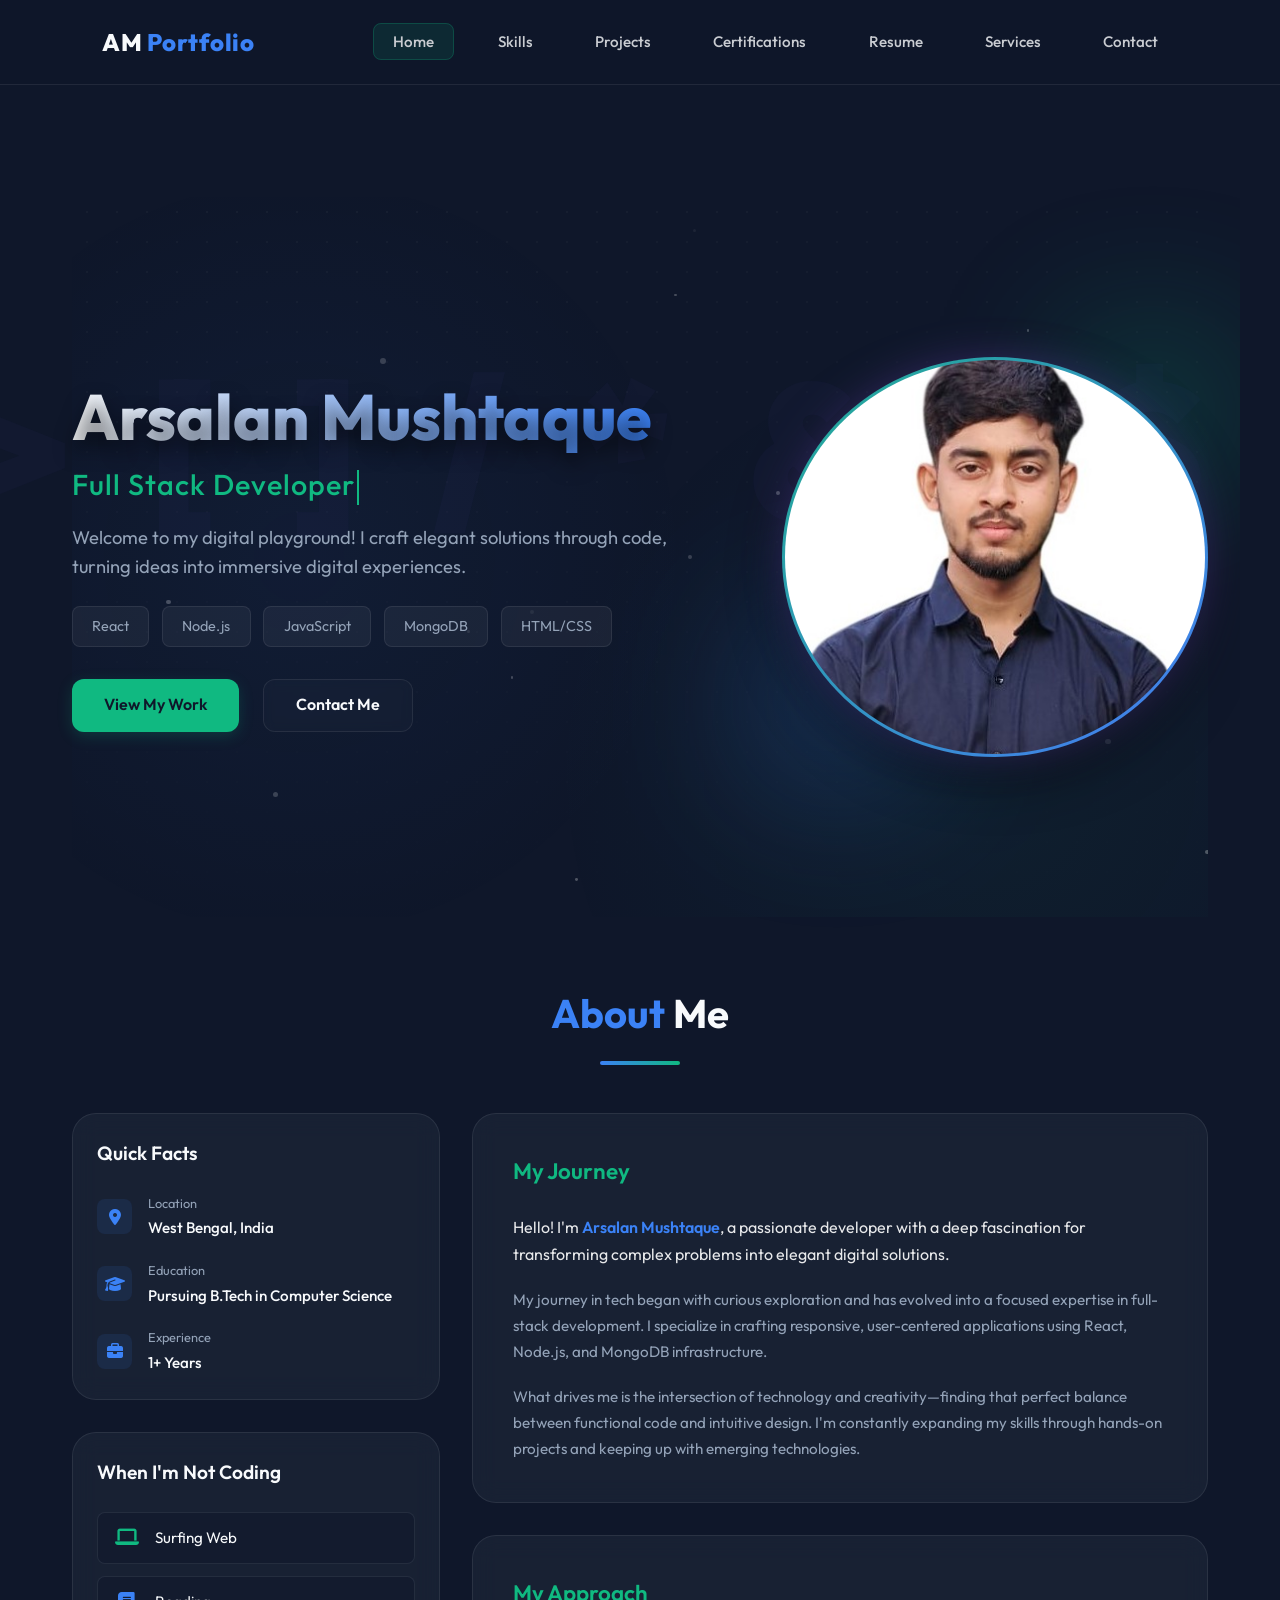
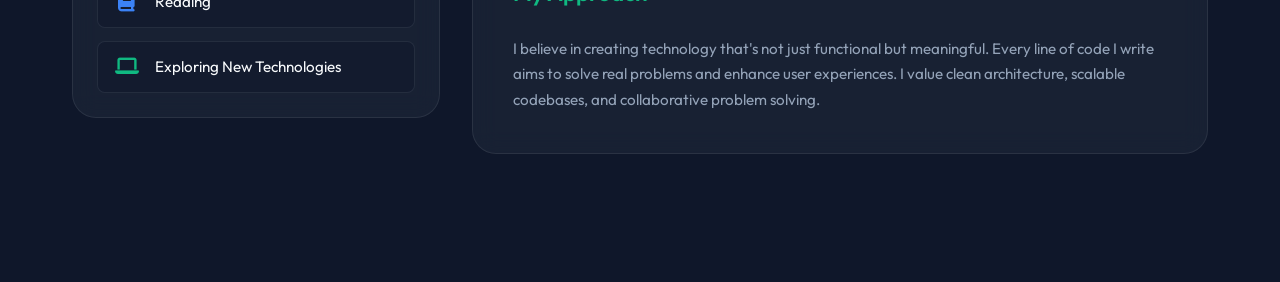
<file: index.html>
<!DOCTYPE html>
<html lang="en">

<head>
    <meta charset="UTF-8">
    <meta name="viewport" content="width=device-width, initial-scale=1.0">
    <title>Arsalan Mushtaque | Portfolio</title>
    <!-- Use versioning to bust cache -->
    <link rel="stylesheet" href="main.css?v=10">
    <link rel="stylesheet" href="https://cdnjs.cloudflare.com/ajax/libs/font-awesome/6.5.2/css/all.min.css" />
</head>

<body>
    <header class="navbar">
        <a href="index.html" class="logo">AM <span>Portfolio</span></a>
        <nav>
            <ul class="navlist">
                <li><a href="index.html" class="active">Home</a></li>
                <li><a href="skills.html">Skills</a></li>
                <li><a href="projects.html">Projects</a></li>
                <li><a href="certifications.html">Certifications</a></li>
                <li><a href="resume.html">Resume</a></li>
                <li><a href="services.html">Services</a></li>
                <li><a href="contact.html">Contact</a></li>
            </ul>
        </nav>
    </header>

    <div class="page-wrapper">
        <section id="home" class="hero-section">
            <div class="hero-content">
                <h1 class="hero-name" style="text-shadow: 0 10px 20px rgba(0,0,0,0.5);"> Arsalan Mushtaque</h1>
                <h2 id="typing-title" class="hero-title">Full Stack Developer</h2>

                <p class="hero-description">
                    Welcome to my digital playground! I craft elegant solutions through code, turning ideas into
                    immersive digital experiences.
                </p>

                <div class="skill-pills">
                    <span class="skill-pill">React</span>
                    <span class="skill-pill">Node.js</span>
                    <span class="skill-pill">JavaScript</span>
                    <span class="skill-pill">MongoDB</span>
                    <span class="skill-pill">HTML/CSS</span>
                </div>

                <div class="btn-container">
                    <a href="projects.html" id="magnetic-btn" class="btn btn-primary">View My Work</a>
                    <a href="contact.html" class="btn btn-secondary">Contact Me</a>
                </div>
            </div>

            <!-- Background Particles -->
            <div class="particles-container" id="particles"></div>

            <script>
                // Generate Particles
                const particlesContainer = document.getElementById('particles');
                for (let i = 0; i < 20; i++) {
                    const particle = document.createElement('div');
                    particle.className = 'particle';
                    const size = Math.random() * 4 + 2;
                    particle.style.width = size + 'px';
                    particle.style.height = size + 'px';
                    particle.style.left = Math.random() * 100 + '%';
                    particle.style.top = Math.random() * 100 + '%';
                    particle.style.animationDelay = Math.random() * 20 + 's';
                    particle.style.opacity = Math.random() * 0.3;
                    particlesContainer.appendChild(particle);
                }

                // High-End Typing Effect
                const titleElement = document.getElementById('typing-title');
                const words = ["Full Stack Developer", "UI/UX Designer", "Problem Solver"];
                let wordIndex = 0;
                let charIndex = 0;
                let isDeleting = false;

                function type() {
                    const currentWord = words[wordIndex];
                    if (isDeleting) {
                        titleElement.textContent = currentWord.substring(0, charIndex - 1);
                        charIndex--;
                    } else {
                        titleElement.textContent = currentWord.substring(0, charIndex + 1);
                        charIndex++;
                    }

                    titleElement.innerHTML += '<span class="typing-cursor"></span>';

                    let typeSpeed = 100;
                    if (isDeleting) typeSpeed /= 2;

                    if (!isDeleting && charIndex === currentWord.length) {
                        typeSpeed = 2000;
                        isDeleting = true;
                    } else if (isDeleting && charIndex === 0) {
                        isDeleting = false;
                        wordIndex = (wordIndex + 1) % words.length;
                        typeSpeed = 500;
                    }

                    setTimeout(type, typeSpeed);
                }
                type();

                // Magnetic Button
                const magneticBtn = document.getElementById('magnetic-btn');
                document.addEventListener('mousemove', (e) => {
                    const rect = magneticBtn.getBoundingClientRect();
                    const x = e.clientX - rect.left - rect.width / 2;
                    const y = e.clientY - rect.top - rect.height / 2;
                    const distance = Math.sqrt(x*x + y*y);

                    if (distance < 100) {
                        magneticBtn.style.transform = `translate(${x * 0.3}px, ${y * 0.3}px)`;
                    } else {
                        magneticBtn.style.transform = `translate(0, 0)`;
                    }
                });
            </script>

            <div class="profile-img-container">
                <img src="image/Arsalan.jpeg" alt="Arsalan Mushtaque" class="profile-img">
            </div>
        </section>

        <!-- About Me Section -->
        <section id="about" class="about-section reveal" style="margin-top: 4rem; margin-bottom: 4rem;">
            <div style="text-align: center; margin-bottom: 3rem;">
                <h2 style="font-size: 2.5rem; color: var(--accent-purple); font-weight: 700; margin-bottom: 1rem;">About
                    <span style="color: var(--text-primary);">Me</span>
                </h2>
                <div
                    style="width: 80px; height: 4px; background: linear-gradient(to right, var(--accent-purple), var(--accent-cyan)); margin: 0 auto; border-radius: 2px;">
                </div>
            </div>

            <div class="about-grid" style="display: grid; grid-template-columns: 1fr 2fr; gap: 2rem;">

                <!-- Left Column -->
                <div class="about-left" style="display: flex; flex-direction: column; gap: 2rem;">

                    <!-- Quick Facts -->
                    <div class="glass-card" style="padding: 1.5rem;">
                        <h3
                            style="color: var(--text-primary); margin-bottom: 1.5rem; font-size: 1.2rem; font-weight: 600;">
                            Quick Facts</h3>

                        <div style="display: flex; gap: 1rem; align-items: center; margin-bottom: 1.2rem;">
                            <div
                                style="width: 35px; height: 35px; border-radius: 8px; background: rgba(59, 130, 246, 0.1); display: flex; align-items: center; justify-content: center; color: var(--accent-purple); flex-shrink: 0;">
                                <i class="fa-solid fa-location-dot"></i>
                            </div>
                            <div>
                                <p style="color: var(--text-secondary); font-size: 0.8rem; margin-bottom: 0.2rem;">
                                    Location</p>
                                <p style="color: var(--text-primary); font-size: 0.95rem; font-weight: 500;">West Bengal,
                                    India</p>
                            </div>
                        </div>

                        <div style="display: flex; gap: 1rem; align-items: center; margin-bottom: 1.2rem;">
                            <div
                                style="width: 35px; height: 35px; border-radius: 8px; background: rgba(59, 130, 246, 0.1); display: flex; align-items: center; justify-content: center; color: var(--accent-purple); flex-shrink: 0;">
                                <i class="fa-solid fa-graduation-cap"></i>
                            </div>
                            <div>
                                <p style="color: var(--text-secondary); font-size: 0.8rem; margin-bottom: 0.2rem;">
                                    Education</p>
                                <p style="color: var(--text-primary); font-size: 0.95rem; font-weight: 500;">Pursuing
                                    B.Tech in Computer Science</p>
                            </div>
                        </div>

                        <div style="display: flex; gap: 1rem; align-items: center;">
                            <div
                                style="width: 35px; height: 35px; border-radius: 8px; background: rgba(59, 130, 246, 0.1); display: flex; align-items: center; justify-content: center; color: var(--accent-purple); flex-shrink: 0;">
                                <i class="fa-solid fa-briefcase"></i>
                            </div>
                            <div>
                                <p style="color: var(--text-secondary); font-size: 0.8rem; margin-bottom: 0.2rem;">
                                    Experience</p>
                                <p style="color: var(--text-primary); font-size: 0.95rem; font-weight: 500;">1+ Years
                                </p>
                            </div>
                        </div>
                    </div>

                    <!-- Not Coding -->
                    <div class="glass-card" style="padding: 1.5rem;">
                        <h3
                            style="color: var(--text-primary); margin-bottom: 1.5rem; font-size: 1.2rem; font-weight: 600;">
                            When I'm Not Coding</h3>

                        <div style="display: flex; flex-direction: column; gap: 0.8rem;">
                            <div
                                style="background: rgba(15, 23, 42, 0.5); border: 1px solid var(--glass-border); padding: 0.8rem 1rem; border-radius: 8px; display: flex; align-items: center; gap: 1rem;">
                                <i class="fa-solid fa-laptop"
                                    style="color: var(--accent-cyan); font-size: 1.2rem; width: 25px; text-align: center;"></i>
                                <span style="color: var(--text-primary); font-size: 0.95rem;">Surfing Web</span>
                            </div>
                            <div
                                style="background: rgba(15, 23, 42, 0.5); border: 1px solid var(--glass-border); padding: 0.8rem 1rem; border-radius: 8px; display: flex; align-items: center; gap: 1rem;">
                                <i class="fa-solid fa-book"
                                    style="color: var(--accent-purple); font-size: 1.2rem; width: 25px; text-align: center;"></i>
                                <span style="color: var(--text-primary); font-size: 0.95rem;">Reading</span>
                            </div>
                            <div
                                style="background: rgba(15, 23, 42, 0.5); border: 1px solid var(--glass-border); padding: 0.8rem 1rem; border-radius: 8px; display: flex; align-items: center; gap: 1rem;">
                                <i class="fa-solid fa-laptop"
                                    style="color: var(--accent-cyan); font-size: 1.2rem; width: 25px; text-align: center;"></i>
                                <span style="color: var(--text-primary); font-size: 0.95rem;">Exploring New Technologies</span>
                            </div>
                        </div>
                    </div>
                </div>

                <!-- Right Column -->
                <div class="about-right" style="display: flex; flex-direction: column; gap: 2rem;">

                    <!-- Journey -->
                    <div class="glass-card" style="padding: 2.5rem;">
                        <h3
                            style="color: var(--accent-cyan); font-size: 1.4rem; margin-bottom: 1.5rem; font-weight: 600;">
                            My Journey</h3>
                        <p
                            style="color: rgba(255, 255, 255, 0.9); font-size: 1rem; line-height: 1.7; margin-bottom: 1.2rem;">
                            Hello! I'm <span style="color: var(--accent-purple); font-weight: 600;">Arsalan Mushtaque</span>,
                            a passionate developer with a deep fascination for transforming complex problems into
                            elegant digital solutions.
                        </p>
                        <p
                            style="color: var(--text-secondary); font-size: 0.95rem; line-height: 1.7; margin-bottom: 1.2rem;">
                            My journey in tech began with curious exploration and has evolved into a focused expertise
                            in full-stack development. I specialize in crafting responsive, user-centered applications
                            using React, Node.js, and MongoDB infrastructure.
                        </p>
                        <p style="color: var(--text-secondary); font-size: 0.95rem; line-height: 1.7;">
                            What drives me is the intersection of technology and creativity—finding that perfect balance
                            between functional code and intuitive design. I'm constantly expanding my skills through
                            hands-on projects and keeping up with emerging technologies.
                        </p>
                    </div>

                    <!-- Approach -->
                    <div class="glass-card" style="padding: 2.5rem;">
                        <h3
                            style="color: var(--accent-cyan); font-size: 1.4rem; margin-bottom: 1.5rem; font-weight: 600;">
                            My Approach</h3>
                        <p style="color: var(--text-secondary); font-size: 0.95rem; line-height: 1.7;">
                            I believe in creating technology that's not just functional but meaningful. Every line of
                            code I write aims to solve real problems and enhance user experiences. I value clean
                            architecture, scalable codebases, and collaborative problem solving.
                        </p>
                    </div>
                </div>
            </div>
        </section>
    <script>
        // High-End Scroll Reveal Logic
        const observerOptions = {
            threshold: 0.1,
            rootMargin: "0px 0px -50px 0px"
        };

        const observer = new IntersectionObserver((entries) => {
            entries.forEach(entry => {
                if (entry.isIntersecting) {
                    entry.target.classList.add("active");
                }
            });
        }, observerOptions);

        document.querySelectorAll(".reveal").forEach(el => observer.observe(el));
    </script>
</body>
</html>

</html>
</file>
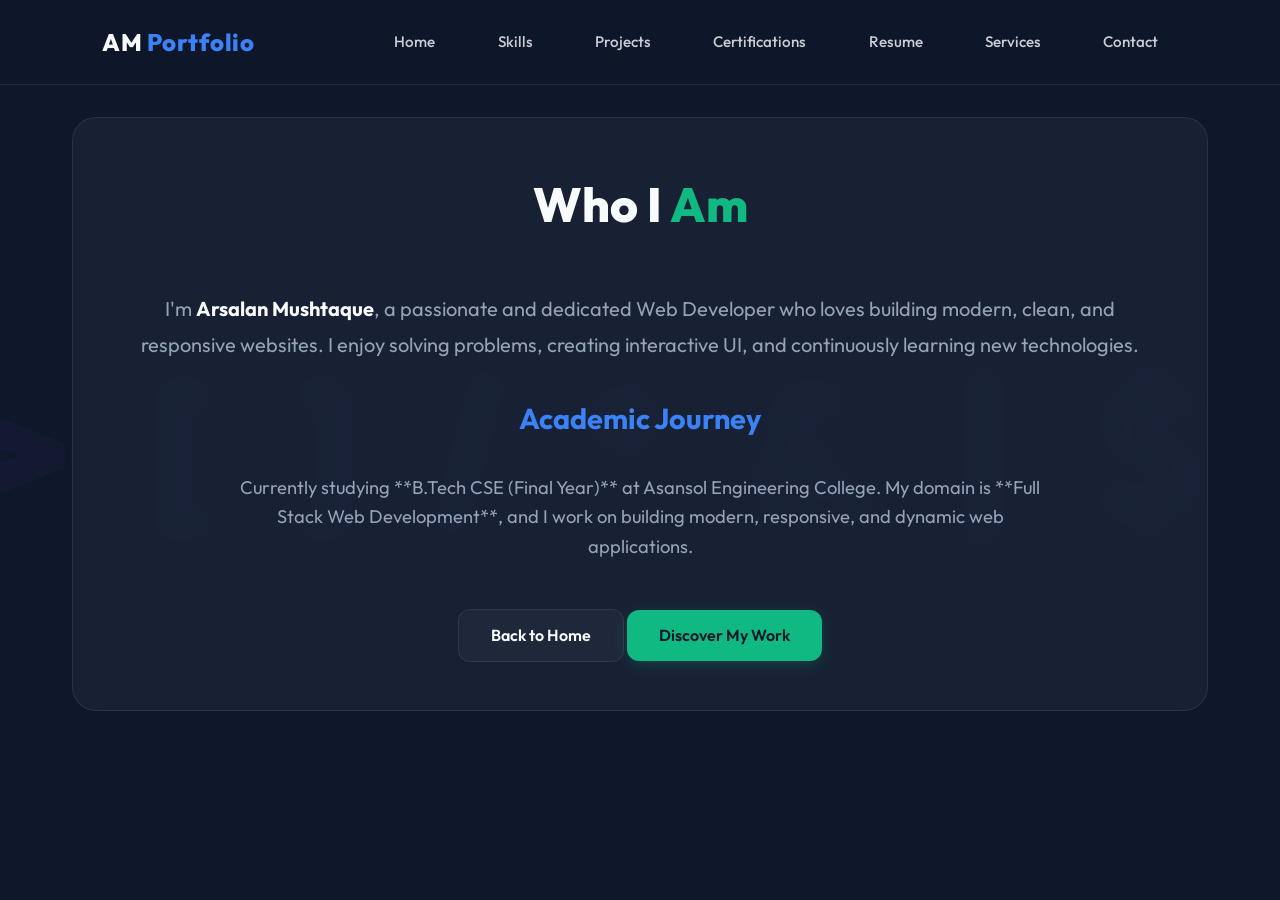
<file: about.html>
<!DOCTYPE html>
<html lang="en">

<head>
    <meta charset="UTF-8">
    <meta name="viewport" content="width=device-width, initial-scale=1.0">
    <title>About Me | Arsalan Mushtaque</title>
    <link rel="stylesheet" href="main.css?v=10">
    <link rel="stylesheet" href="https://cdnjs.cloudflare.com/ajax/libs/font-awesome/6.5.2/css/all.min.css" />
</head>

<body>
    <header class="navbar">
        <a href="index.html" class="logo">AM <span>Portfolio</span></a>
        <nav>
            <ul class="navlist">
                <li><a href="index.html">Home</a></li>
                <li><a href="skills.html">Skills</a></li>
                <li><a href="projects.html">Projects</a></li>
                <li><a href="certifications.html">Certifications</a></li>
                <li><a href="resume.html">Resume</a></li>
                <li><a href="services.html">Services</a></li>
                <li><a href="contact.html">Contact</a></li>
            </ul>
        </nav>
    </header>

    <div class="page-wrapper">
        <section class="about-section glass-card">
            <h1 class="page-title">Who I <span>Am</span></h1>

            <p style="font-size: 1.25rem; line-height: 1.8; color: var(--text-secondary); margin-bottom: 2rem; text-align: center;">
                I'm <strong style="color: var(--text-primary);">Arsalan Mushtaque</strong>, a passionate and dedicated Web Developer who loves building modern, clean, and responsive websites. I enjoy solving problems, creating interactive UI, and continuously learning new technologies.
            </p>

            <div style="margin-top: 1rem;">
                <h3 style="color: var(--accent-purple); margin-bottom: 2rem; font-size: 1.8rem; text-align: center;">Academic Journey</h3>
                <p style="font-size: 1.15rem; color: var(--text-secondary); text-align: center; max-width: 800px; margin: 0 auto;">
                    Currently studying **B.Tech CSE (Final Year)** at Asansol Engineering College. My domain is **Full Stack Web Development**, and I work on building modern, responsive, and dynamic web applications.
                </p>
            </div>

            <div style="margin-top: 3rem; text-align: center;">
                <a href="index.html" class="btn btn-secondary">Back to Home</a>
                <a href="projects.html" class="btn btn-primary">Discover My Work</a>
            </div>
        </section>
    </div>
</body>
</html>
</file>
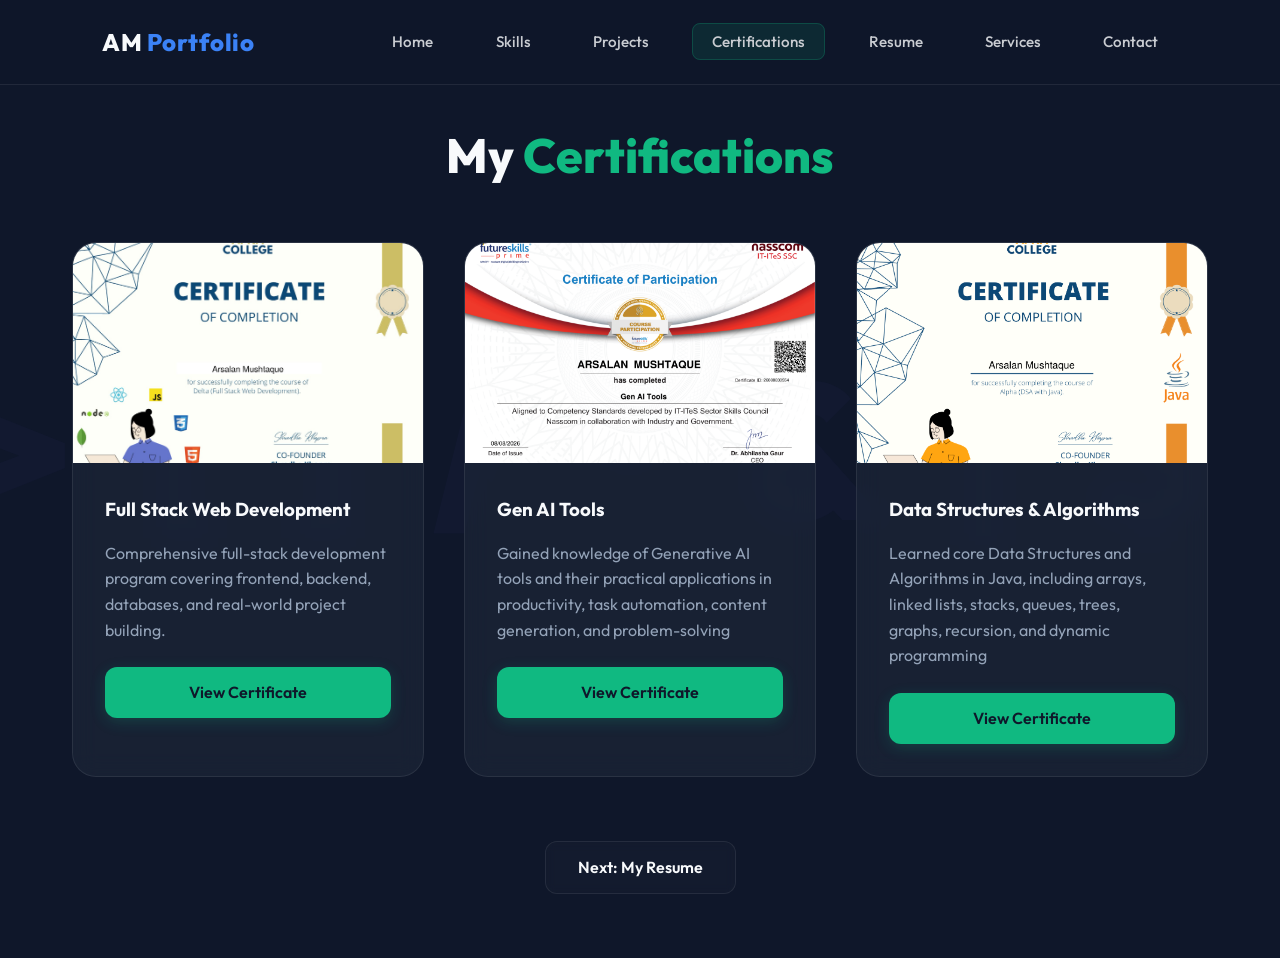
<file: certifications.html>
<!DOCTYPE html>
<html lang="en">

<head>
    <meta charset="UTF-8">
    <meta name="viewport" content="width=device-width, initial-scale=1.0">
    <title>Certifications | Arsalan Mushtaque</title>
    <link rel="stylesheet" href="main.css?v=10">
    <link rel="stylesheet" href="https://cdnjs.cloudflare.com/ajax/libs/font-awesome/6.5.2/css/all.min.css" />
</head>

<body>
    <header class="navbar">
        <a href="index.html" class="logo">AM <span>Portfolio</span></a>
        <nav>
            <ul class="navlist">
                <li><a href="index.html">Home</a></li>
                <li><a href="skills.html">Skills</a></li>
                <li><a href="projects.html">Projects</a></li>
                <li><a href="certifications.html" class="active">Certifications</a></li>
                <li><a href="resume.html">Resume</a></li>
                <li><a href="services.html">Services</a></li>
                <li><a href="contact.html">Contact</a></li>
            </ul>
        </nav>
    </header>

    <div class="page-wrapper">
        <h1 class="page-title">My <span>Certifications</span></h1>
        
        <div class="projects-grid">
            <!-- Cert 1: React -->
            <div class="project-card glass-card">
                <div class="project-poster">
                    <img src="image/Font-End.jpeg" alt="Full Stack Certificate">
                </div>
                <div class="project-content">
                    <h3>Full Stack Web Development</h3>
                    <p class="project-desc">Comprehensive full-stack development program covering frontend, backend, databases, and real-world project building.</p>
                    <div class="project-links">
                        <a href="https://drive.google.com/file/d/1ObdIYJOa-TSgo3zJa2YvDn6Tt7PEM8Wb/view?usp=drivesdk" target="_blank" class="btn btn-primary" style="width: 100%; justify-content: center;">View Certificate</a>
                    </div>
                </div>
            </div>

            <!-- Cert 2: IoT -->
            <div class="project-card glass-card">
                <div class="project-poster">
                    <img src="image/Gen AI Tools.png" alt="Gen AI Certificate">
                </div>
                <div class="project-content">
                    <h3>Gen AI Tools</h3>
                    <p class="project-desc">Gained knowledge of Generative AI tools and their practical applications in productivity, task automation, content generation, and problem-solving</p>
                    <div class="project-links">
                        <a href="https://drive.google.com/file/d/1gE2xiRAE0qxNv89-T8BZ-JmKZnRqpvmG/view?usp=drivesdk" target="_blank" class="btn btn-primary" style="width: 100%; justify-content: center;">View Certificate</a>
                    </div>
                </div>
            </div>

            <!-- Cert 3: OOPS -->
            <div class="project-card glass-card">
                <div class="project-poster">
                    <img src="image/DSA_certificate-sigma.png" alt="OOPS Certificate">
                </div>
                <div class="project-content">
                    <h3>Data Structures & Algorithms</h3>
                    <p class="project-desc">Learned core Data Structures and Algorithms in Java, including arrays, linked lists, stacks, queues, trees, graphs, recursion, and dynamic programming</p>
                    <div class="project-links">
                        <a href="https://drive.google.com/file/d/1zqRthEBPYp47YKTcFOsuyXG4Bn6Dr9PR/view?usp=drivesdk" target="_blank" class="btn btn-primary" style="width: 100%; justify-content: center;">View Certificate</a>
                    </div>
                </div>
            </div>


        </div>

        <div style="margin-top: 4rem; text-align: center;">
            <a href="resume.html" class="btn btn-secondary">Next: My Resume</a>
        </div>
    </div>
</body>
</html>
</file>
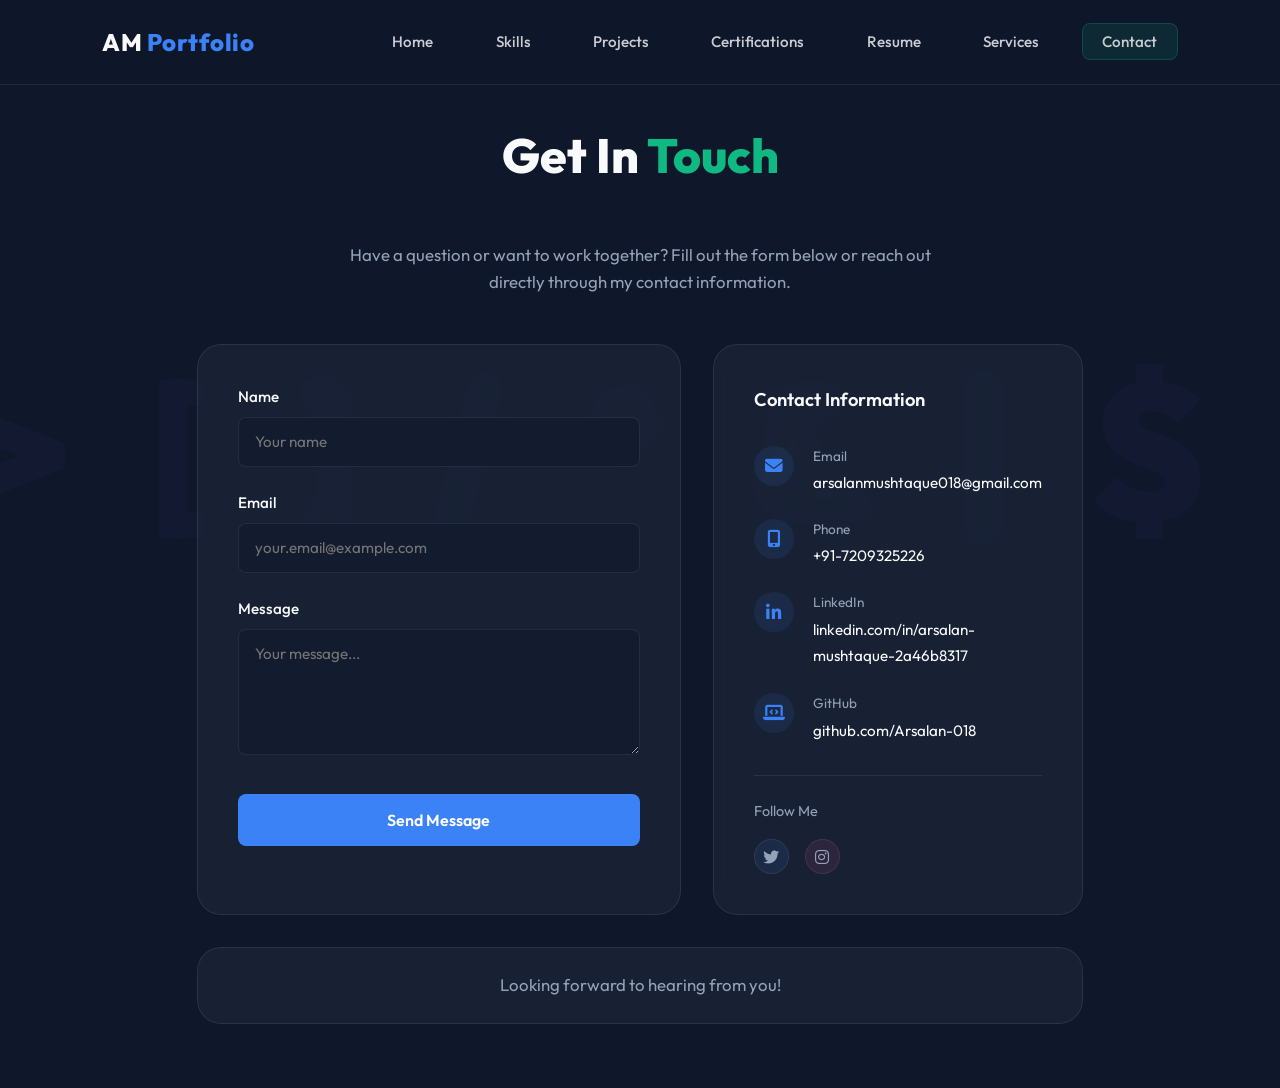
<file: contact.html>
<!DOCTYPE html>
<html lang="en">

<head>
    <meta charset="UTF-8">
    <meta name="viewport" content="width=device-width, initial-scale=1.0">
    <title>Contact | Arsalan Mushtaque</title>
    <link rel="stylesheet" href="main.css?v=10">
    <link rel="stylesheet" href="https://cdnjs.cloudflare.com/ajax/libs/font-awesome/6.5.2/css/all.min.css" />
</head>

<body>
    <header class="navbar">
        <a href="index.html" class="logo">AM <span>Portfolio</span></a>
        <nav>
            <ul class="navlist">
                <li><a href="index.html">Home</a></li>
                <li><a href="skills.html">Skills</a></li>
                <li><a href="projects.html">Projects</a></li>
                <li><a href="certifications.html">Certifications</a></li>
                <li><a href="resume.html">Resume</a></li>
                <li><a href="services.html">Services</a></li>
                <li><a href="contact.html" class="active">Contact</a></li>
            </ul>
        </nav>
    </header>

    <div class="page-wrapper" style="max-width: 950px;">
        <h1 class="page-title">Get In <span>Touch</span></h1>
        <p
            style="text-align: center; color: var(--text-secondary); font-size: 1.05rem; max-width: 600px; margin: 0 auto 3rem auto;">
            Have a question or want to work together? Fill out the form below or reach out directly through my contact
            information.</p>

        <div class="contact-grid"
            style="display: grid; grid-template-columns: 3fr 2fr; gap: 2rem; margin-bottom: 2rem;">
            <!-- Left: Form -->
            <div class="glass-card contact-form-section" style="padding: 2.5rem;">
                <form id="contact-form" action="https://formspree.io/f/xeernegn" method="POST" class="contact-form">
                    <div class="form-group" style="margin-bottom: 1.5rem;">
                        <label
                            style="display: block; margin-bottom: 0.5rem; color: var(--text-primary); font-weight: 500; font-size: 0.95rem;">Name</label>
                        <input type="text" name="name" required placeholder="Your name"
                            style="width: 100%; padding: 0.9rem 1rem; border-radius: 8px; background: rgba(15, 23, 42, 0.5); border: 1px solid var(--glass-border); color: var(--text-primary); font-size: 0.95rem; outline: none; transition: border-color 0.3s;">
                    </div>
                    <div class="form-group" style="margin-bottom: 1.5rem;">
                        <label
                            style="display: block; margin-bottom: 0.5rem; color: var(--text-primary); font-weight: 500; font-size: 0.95rem;">Email</label>
                        <input type="email" name="email" required placeholder="your.email@example.com"
                            style="width: 100%; padding: 0.9rem 1rem; border-radius: 8px; background: rgba(15, 23, 42, 0.5); border: 1px solid var(--glass-border); color: var(--text-primary); font-size: 0.95rem; outline: none; transition: border-color 0.3s;">
                    </div>
                    <div class="form-group" style="margin-bottom: 2rem;">
                        <label
                            style="display: block; margin-bottom: 0.5rem; color: var(--text-primary); font-weight: 500; font-size: 0.95rem;">Message</label>
                        <textarea name="message" required rows="5" placeholder="Your message..."
                            style="width: 100%; padding: 0.9rem 1rem; border-radius: 8px; background: rgba(15, 23, 42, 0.5); border: 1px solid var(--glass-border); color: var(--text-primary); font-size: 0.95rem; outline: none; resize: vertical; transition: border-color 0.3s;"></textarea>
                    </div>
                    <button type="submit" id="submit-btn" class="btn"
                        style="width: 100%; justify-content: center; background: var(--accent-purple); color: white; padding: 1rem; border-radius: 8px; font-weight: 600; border: none; cursor: pointer; transition: background 0.3s;">Send
                        Message</button>
                </form>

                <div id="form-status" style="display: none; margin-top: 2rem; padding: 1.5rem; border-radius: 12px; text-align: center;">
                    <i class="fa-solid fa-circle-check" style="font-size: 2rem; color: var(--accent-cyan); margin-bottom: 1rem;"></i>
                    <h3 style="color: var(--text-primary); margin-bottom: 0.5rem;">Message Sent!</h3>
                    <p style="color: var(--text-secondary); font-size: 0.95rem;">Thank you for reaching out. I'll get back to you as soon as possible.</p>
                </div>
            </div>

            <script>
                const form = document.getElementById("contact-form");
                const status = document.getElementById("form-status");
                const submitBtn = document.getElementById("submit-btn");

                async function handleSubmit(event) {
                    event.preventDefault();
                    submitBtn.disabled = true;
                    submitBtn.textContent = "Sending...";
                    
                    const data = new FormData(event.target);
                    fetch(event.target.action, {
                        method: form.method,
                        body: data,
                        headers: {
                            'Accept': 'application/json'
                        }
                    }).then(response => {
                        if (response.ok) {
                            form.style.display = "none";
                            status.style.display = "block";
                            status.style.backgroundColor = "rgba(16, 185, 129, 0.1)";
                            status.style.border = "1px solid rgba(16, 185, 129, 0.3)";
                        } else {
                            response.json().then(data => {
                                if (Object.hasOwn(data, 'errors')) {
                                    alert(data["errors"].map(error => error["message"]).join(", "));
                                } else {
                                    alert("Oops! There was a problem submitting your form");
                                }
                            })
                        }
                        submitBtn.disabled = false;
                        submitBtn.textContent = "Send Message";
                    }).catch(error => {
                        alert("Oops! There was a problem submitting your form");
                        submitBtn.disabled = false;
                        submitBtn.textContent = "Send Message";
                    });
                }
                form.addEventListener("submit", handleSubmit)
            </script>

            <!-- Right: Info -->
            <div class="glass-card contact-info-section"
                style="padding: 2.5rem; display: flex; flex-direction: column; gap: 2rem;">
                <div>
                    <h3 style="color: var(--text-primary); font-size: 1.15rem; margin-bottom: 2rem; font-weight: 600;">
                        Contact Information</h3>

                    <div class="info-item" style="display: flex; gap: 1.2rem; margin-bottom: 1.5rem;">
                        <div class="info-icon"
                            style="width: 40px; height: 40px; border-radius: 50%; background: rgba(59, 130, 246, 0.1); display: flex; align-items: center; justify-content: center; color: var(--accent-purple); font-size: 1.1rem; flex-shrink: 0;">
                            <i class="fa-solid fa-envelope"></i>
                        </div>
                        <div>
                            <p style="color: var(--text-secondary); font-size: 0.85rem; margin-bottom: 0.2rem;">Email
                            </p>
                            <p style="color: var(--text-primary); font-size: 0.95rem;">arsalanmushtaque018@gmail.com</p>
                        </div>
                    </div>

                    <div class="info-item" style="display: flex; gap: 1.2rem; margin-bottom: 1.5rem;">
                        <div class="info-icon"
                            style="width: 40px; height: 40px; border-radius: 50%; background: rgba(59, 130, 246, 0.1); display: flex; align-items: center; justify-content: center; color: var(--accent-purple); font-size: 1.1rem; flex-shrink: 0;">
                            <i class="fa-solid fa-mobile-screen-button"></i>
                        </div>
                        <div>
                            <p style="color: var(--text-secondary); font-size: 0.85rem; margin-bottom: 0.2rem;">Phone
                            </p>
                            <p style="color: var(--text-primary); font-size: 0.95rem;">+91-7209325226</p>
                        </div>
                    </div>

                    <div class="info-item" style="display: flex; gap: 1.2rem; margin-bottom: 1.5rem;">
                        <div class="info-icon"
                            style="width: 40px; height: 40px; border-radius: 50%; background: rgba(59, 130, 246, 0.1); display: flex; align-items: center; justify-content: center; color: var(--accent-purple); font-size: 1.1rem; flex-shrink: 0;">
                            <i class="fa-brands fa-linkedin-in"></i>
                        </div>
                        <div>
                            <p style="color: var(--text-secondary); font-size: 0.85rem; margin-bottom: 0.2rem;">LinkedIn
                            </p>
                            <a href="https://www.linkedin.com/in/arsalan-mushtaque-2a46b8317"
                                style="color: var(--text-primary); font-size: 0.95rem; text-decoration: none;">linkedin.com/in/arsalan-mushtaque-2a46b8317</a>
                        </div>
                    </div>

                    <div class="info-item" style="display: flex; gap: 1.2rem;">
                        <div class="info-icon"
                            style="width: 40px; height: 40px; border-radius: 50%; background: rgba(59, 130, 246, 0.1); display: flex; align-items: center; justify-content: center; color: var(--accent-purple); font-size: 1.1rem; flex-shrink: 0;">
                            <i class="fa-solid fa-laptop-code"></i>
                        </div>
                        <div>
                            <p style="color: var(--text-secondary); font-size: 0.85rem; margin-bottom: 0.2rem;">GitHub
                            </p>
                            <a href="https://github.com/Arsalan-018"
                                style="color: var(--text-primary); font-size: 0.95rem; text-decoration: none;">github.com/Arsalan-018</a>
                        </div>
                    </div>
                </div>

                <div style="border-top: 1px solid var(--glass-border); padding-top: 1.5rem;">
                    <p style="color: var(--text-secondary); font-size: 0.9rem; margin-bottom: 1rem;">Follow Me</p>
                    <div style="display: flex; gap: 1rem;">
                        <a href="" target="_blank"
                            style="width: 35px; height: 35px; border-radius: 50%; background: rgba(59, 130, 246, 0.1); border: 1px solid var(--glass-border); color: var(--text-secondary); display: flex; align-items: center; justify-content: center; transition: all 0.3s ease; text-decoration: none; font-size: 1rem;"><i
                                class="fa-brands fa-twitter"></i></a>
                        <a href="https://instagram.com/arsh_arsalan_" target="_blank"
                            style="width: 35px; height: 35px; border-radius: 50%; background: rgba(236, 72, 153, 0.1); border: 1px solid var(--glass-border); color: var(--text-secondary); display: flex; align-items: center; justify-content: center; transition: all 0.3s ease; text-decoration: none; font-size: 1rem;"><i
                                class="fa-brands fa-instagram"></i></a>
                    </div>
                </div>
            </div>
        </div>

        <!-- Footer Card -->
        <div class="glass-card" style="text-align: center; padding: 1.5rem;">
            <p style="color: var(--text-secondary); font-size: 1.05rem;">Looking forward to hearing from you!</p>
        </div>
    </div>
</body>

</html>
</file>
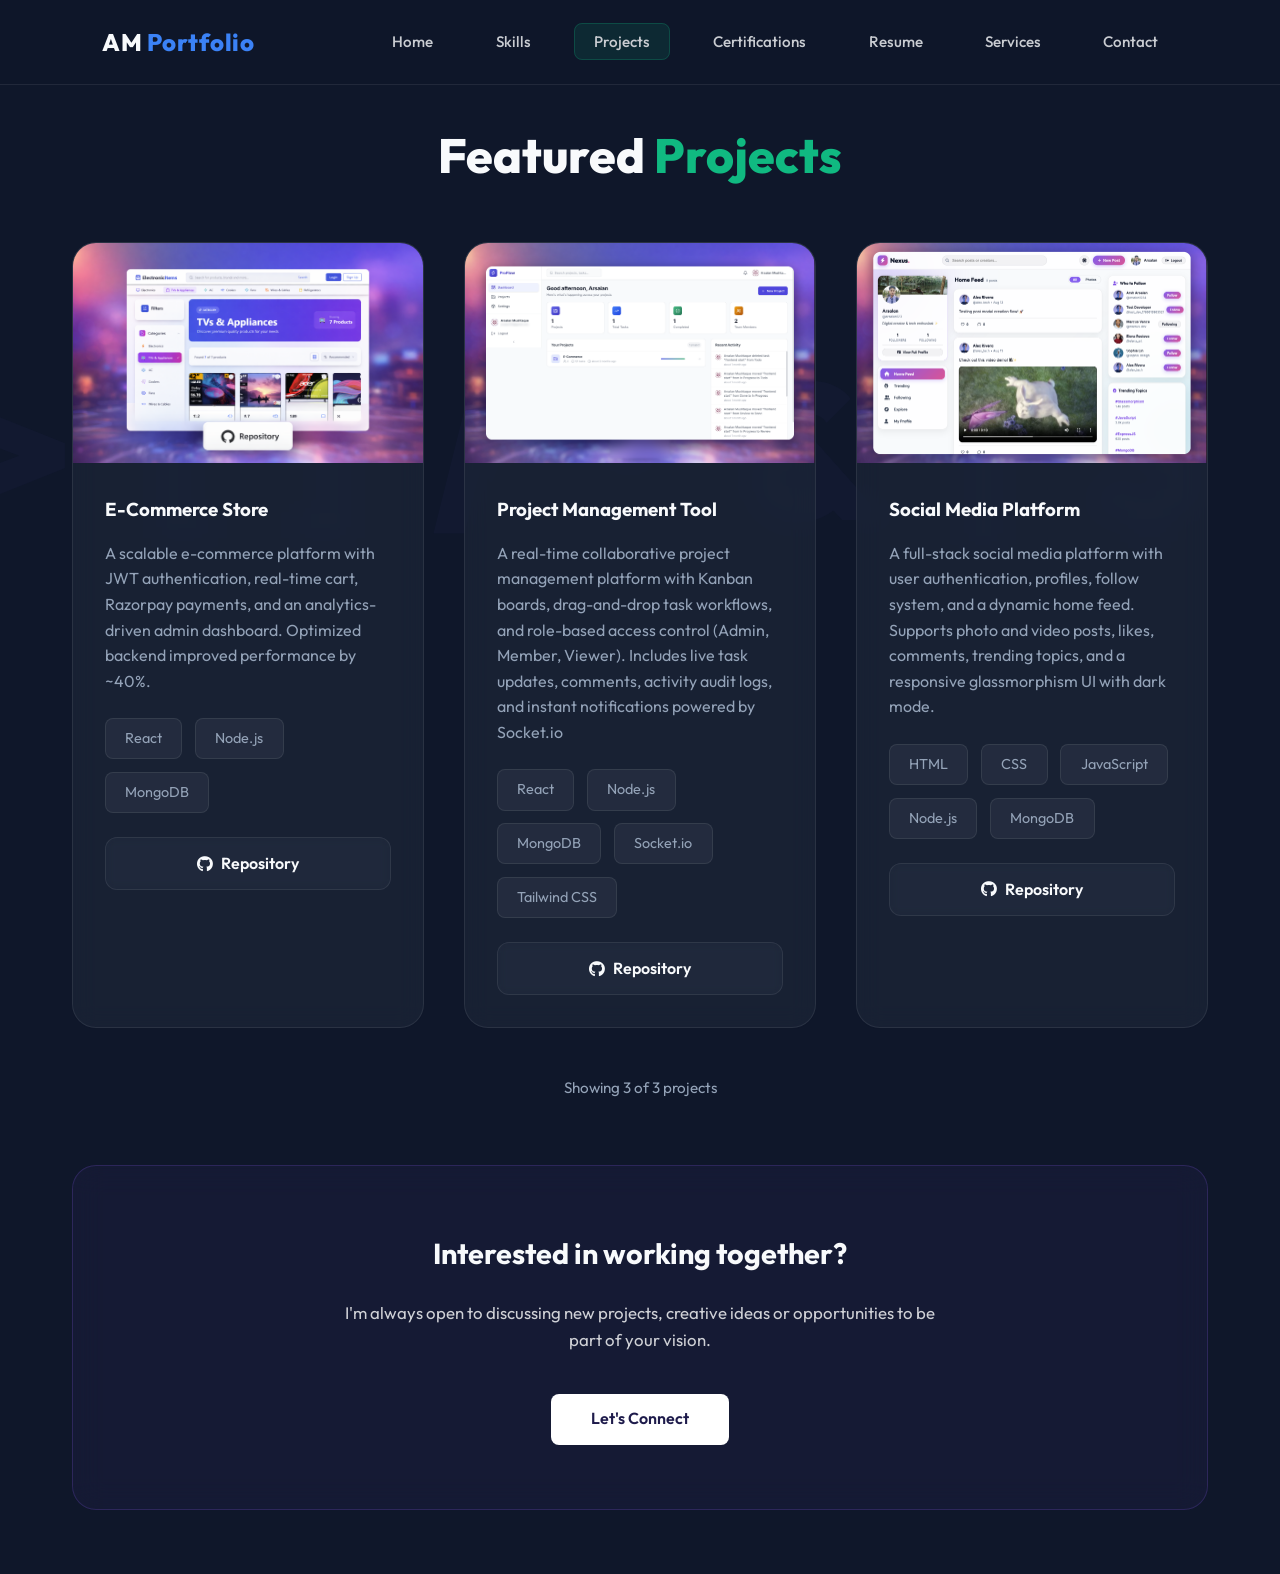
<file: projects.html>
<!DOCTYPE html>
<html lang="en">

<head>
    <meta charset="UTF-8">
    <meta name="viewport" content="width=device-width, initial-scale=1.0">
    <title>Projects | Arsalan Mushtaque</title>
    <link rel="stylesheet" href="main.css?v=10">
    <link rel="stylesheet" href="https://cdnjs.cloudflare.com/ajax/libs/font-awesome/6.5.2/css/all.min.css" />
</head>

<body>
    <header class="navbar">
        <a href="index.html" class="logo">AM <span>Portfolio</span></a>
        <nav>
            <ul class="navlist">
                <li><a href="index.html">Home</a></li>
                <li><a href="skills.html">Skills</a></li>
                <li><a href="projects.html" class="active">Projects</a></li>
                <li><a href="certifications.html">Certifications</a></li>
                <li><a href="resume.html">Resume</a></li>
                <li><a href="services.html">Services</a></li>
                <li><a href="contact.html">Contact</a></li>
            </ul>
        </nav>
    </header>

    <div class="page-wrapper">
        <h1 class="page-title">Featured <span>Projects</span></h1>

        <div class="projects-grid">
            <!-- Project 1 -->
            <div class="project-card glass-card">
                <div class="project-poster">
                    <img src="image/E-commerce platform.png" alt="E-Commerce Store">
                </div>
                <div class="project-content">
                    <h3>E-Commerce Store </h3>
                    <p class="project-desc">A scalable e-commerce platform with JWT authentication, real-time cart, Razorpay payments,
            and an analytics-driven admin dashboard. Optimized backend improved performance by ~40%.</p>
                    <div class="skill-pills">
                        <span class="skill-pill">React</span>
                        <span class="skill-pill">Node.js</span>
                        <span class="skill-pill">MongoDB</span>
                    </div>
                    <div class="btn-container" style="margin-top: 1.5rem;">
                        <a href="https://github.com/Arsalan-018/Electronic_Strore" target="_blank"
                            class="btn btn-secondary" style="width: 100%; justify-content: center;"><i
                                class="fa-brands fa-github"></i> Repository</a>
                    </div>
                </div>
            </div>

            <!-- Project 2 -->
            <div class="project-card glass-card">
                <div class="project-poster">
                    <img src="image/proflow_project.png" alt="QuickPark">
                </div>
                <div class="project-content">
                    <h3>Project Management Tool</h3>
                    <p class="project-desc">A real-time collaborative project management platform with Kanban boards, drag-and-drop task workflows, and role-based access control (Admin, Member, Viewer).
Includes live task updates, comments, activity audit logs, and instant notifications powered by Socket.io</p>
                    <div class="skill-pills">
                        <span class="skill-pill">React</span>
                        <span class="skill-pill">Node.js</span>
                        <span class="skill-pill">MongoDB</span>
                        <span class="skill-pill">Socket.io</span>
                        <span class="skill-pill">Tailwind CSS</span>
                    </div>
                    <div class="btn-container" style="margin-top: 1.5rem;">
                        <a href="https://github.com/Arsalan-018/ProjectManagementTool" target="_blank"
                            class="btn btn-secondary" style="width: 100%; justify-content: center;"><i
                                class="fa-brands fa-github"></i> Repository</a>
                    </div>
                </div>
            </div>

            <!-- Project 3 -->
            <div class="project-card glass-card">
                <div class="project-poster">
                    <img src="image/Social_Media_project.png" alt="Virtual Makeup AI">
                </div>
                <div class="project-content">
                    <h3>Social Media Platform</h3>
                    <p class="project-desc">A full-stack social media platform with user authentication, profiles, follow system, and a dynamic home feed.
Supports photo and video posts, likes, comments, trending topics, and a responsive glassmorphism UI with dark mode.</p>
                    <div class="skill-pills">
                        <span class="skill-pill">HTML</span>
                        <span class="skill-pill">CSS</span>
                        <span class="skill-pill">JavaScript</span>
                        <span class="skill-pill">Node.js</span>
                        <span class="skill-pill">MongoDB</span>
                    </div>
                    <div class="btn-container" style="margin-top: 1.5rem;">
                        <a href="https://github.com/Arsalan-018/SocialMediaPlatform" target="_blank"
                            class="btn btn-secondary" style="width: 100%; justify-content: center;"><i
                                class="fa-brands fa-github"></i> Repository</a>
                    </div>
                </div>
            </div>
        </div>

        <div style="margin-top: 3rem; text-align: center; color: var(--text-secondary); font-size: 0.95rem;">
            Showing 3 of 3 projects
        </div>

        <div class="glass-card footer-cta"
            style="margin-top: 4rem; text-align: center; padding: 4rem 2rem; background: linear-gradient(135deg, rgba(30,27,75,0.8) 0%, rgba(59,7,100,0.8) 100%); border: 1px solid rgba(139, 92, 246, 0.3);">
            <h2 style="color: var(--text-primary); margin-bottom: 1.5rem; font-size: 1.8rem; font-weight: 700;">
                Interested in working together?</h2>
            <p
                style="color: rgba(255,255,255,0.8); margin: 0 auto 2.5rem auto; max-width: 600px; font-size: 1.05rem; line-height: 1.6;">
                I'm always open to discussing new projects, creative ideas or opportunities to be part of your vision.
            </p>
            <a href="contact.html" class="btn"
                style="background: white; color: #1e1b4b; padding: 0.8rem 2.5rem; border-radius: 8px; font-weight: 600; text-decoration: none; display: inline-block;">Let's
                Connect</a>
        </div>
    </div>
</body>

</html>
</file>
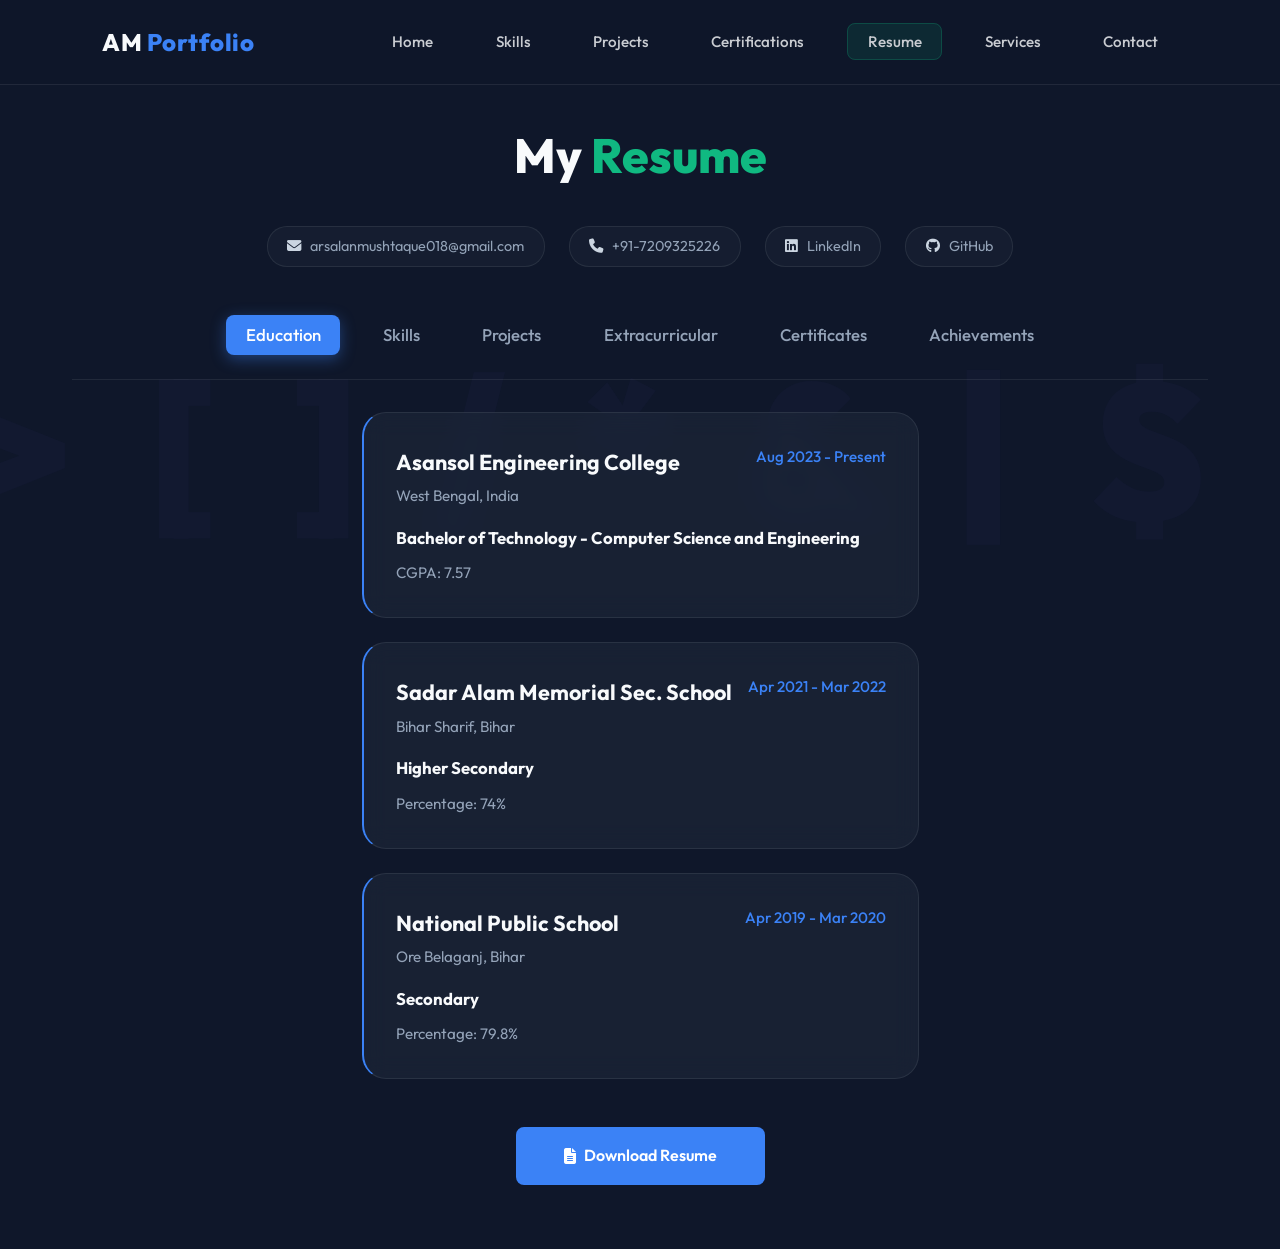
<file: resume.html>
<!DOCTYPE html>
<html lang="en">

<head>
    <meta charset="UTF-8">
    <meta name="viewport" content="width=device-width, initial-scale=1.0">
    <title>Resume | Arsalan Mushtaque</title>
    <link rel="stylesheet" href="main.css?v=10">
    <link rel="stylesheet" href="https://cdnjs.cloudflare.com/ajax/libs/font-awesome/6.5.2/css/all.min.css" />
</head>

<body>
    <header class="navbar">
        <a href="index.html" class="logo">AM <span>Portfolio</span></a>
        <nav>
            <ul class="navlist">
                <li><a href="index.html">Home</a></li>
                <li><a href="skills.html">Skills</a></li>
                <li><a href="projects.html">Projects</a></li>
                <li><a href="certifications.html">Certifications</a></li>
                <li><a href="resume.html" class="active">Resume</a></li>
                <li><a href="services.html">Services</a></li>
                <li><a href="contact.html">Contact</a></li>
            </ul>
        </nav>
    </header>

    <div class="page-wrapper">
        <h1 class="page-title" style="margin-bottom: 2rem;">My <span>Resume</span></h1>

        <!-- Contact Info Cards -->
        <div class="resume-contact-cards" style="display: flex; justify-content: center; gap: 1.5rem; flex-wrap: wrap; margin-bottom: 3rem;">
            <span class="resume-contact-card"><i class="fa-solid fa-envelope" style="color: #cbd5e1;"></i> arsalanmushtaque018@gmail.com</span>
            <span class="resume-contact-card"><i class="fa-solid fa-phone" style="color: #cbd5e1;"></i> +91-7209325226</span>
            <span class="resume-contact-card"><i class="fa-brands fa-linkedin" style="color: #cbd5e1;"></i> <a href="https://www.linkedin.com/in/arsalan-mushtaque-2a46b8317" target="_blank" style="color: inherit; text-decoration: none;">LinkedIn</a></span>
            <span class="resume-contact-card"><i class="fa-brands fa-github" style="color: #cbd5e1;"></i> <a href="https://github.com/Arsalan-018" target="_blank" style="color: inherit; text-decoration: none;">GitHub</a></span>
        </div>

        <!-- Tabs -->
        <div class="resume-tabs">
            <button class="resume-tab active" data-target="education">Education</button>
            <button class="resume-tab" data-target="skills">Skills</button>
            <button class="resume-tab" data-target="projects">Projects</button>
            <button class="resume-tab" data-target="extracurricular">Extracurricular</button>
            <button class="resume-tab" data-target="certificates">Certificates</button>
            <button class="resume-tab" data-target="achievements">Achievements</button>
        </div>

        <!-- Content Sections -->
        <div class="resume-content-section active" id="education">
            <div class="resume-card glass-card">
                <div class="resume-card-header">
                    <div>
                        <h3>Asansol Engineering College</h3>
                        <p class="institution-location">West Bengal, India</p>
                    </div>
                    <div class="resume-date">Aug 2023 - Present</div>
                </div>
                <div class="resume-card-body">
                    <p><strong>Bachelor of Technology - Computer Science and Engineering</strong></p>
                    <p>CGPA: 7.57</p>
                </div>
            </div>

            <div class="resume-card glass-card">
                <div class="resume-card-header">
                    <div>
                        <h3>Sadar Alam Memorial Sec. School  </h3>
                        <p class="institution-location">Bihar Sharif, Bihar</p>
                    </div>
                    <div class="resume-date">Apr 2021 - Mar 2022</div>
                </div>
                <div class="resume-card-body">
                    <p><strong>Higher Secondary</strong></p>
                    <p>Percentage: 74%</p>
                </div>
            </div>

            <div class="resume-card glass-card">
                <div class="resume-card-header">
                    <div>
                        <h3>National Public School </h3>
                        <p class="institution-location">Ore Belaganj, Bihar</p>
                    </div>
                    <div class="resume-date">Apr 2019 - Mar 2020</div>
                </div>
                <div class="resume-card-body">
                    <p><strong>Secondary</strong></p>
                    <p>Percentage: 79.8%</p>
                </div>
            </div>
        </div>

        <div class="resume-content-section" id="skills">
            <div class="resume-card glass-card" style="text-align: center;">
                <p>See the <a href="skills.html" style="color: var(--accent-purple); font-weight: 600;">Skills page</a> for a detailed technical stack breakdown.</p>
            </div>
        </div>

        <div class="resume-content-section" id="projects">
            <div class="resume-card glass-card" style="text-align: center;">
                <p>See the <a href="projects.html" style="color: var(--accent-purple); font-weight: 600;">Projects page</a> for portfolio showcase.</p>
            </div>
        </div>

        <div class="resume-content-section" id="extracurricular">
            <div class="resume-card glass-card">
                <div class="resume-card-header">
                    <div>
                        <h3>Republic of Cyber Sentinels | Hackathon</h3>
                        <p class="institution-location">Participant</p>
                    </div>
                    <div class="resume-date">2024</div>
                </div>
                <div class="resume-card-body">
                    <p><strong>Hackathon Participant</strong></p>
                    <p>Participated in a cybersecurity-focused hackathon, solving real-world challenges and collaborating in a team-based environment.</p>
                </div>
            </div>
        </div>

        <div class="resume-content-section" id="certificates">
            <div class="resume-card glass-card" style="text-align: center;">
                <p>See the <a href="certifications.html" style="color: var(--accent-purple); font-weight: 600;">Certifications page</a> for my verified certificates.</p>
            </div>
        </div>
        
        <div class="resume-content-section" id="achievements">
            <div class="resume-card glass-card">
                <div class="resume-card-header">
                    <div>
                        <h3 style="color: var(--accent-purple);"><i class="fa-solid fa-code"></i> LeetCode</h3>
                    </div>
                </div>
                <div class="resume-card-body">
                    <p><strong>Completed 150+ Questions</strong></p>
                    <p>Demonstrated strong problem-solving skills in Data Structures and Algorithms across arrays, lists, dynamic programming, and graphs.</p>
                </div>
            </div>

            <div class="resume-card glass-card">
                <div class="resume-card-header">
                    <div>
                        <h3 style="color: var(--accent-cyan);"><i class="fa-solid fa-trophy"></i> Hackathon</h3>
                    </div>
                </div>
                <div class="resume-card-body">
                    <p><strong>Achieved Top 5 Rank</strong></p>
                    <p>Built an innovative full-stack project under time constraints and showcased robust architecture to the judging panel.</p>
                </div>
            </div>
        </div>

        <!-- Bottom Button -->
        <div style="margin-top: 3rem; text-align: center;">
            <a href="Arsalan CV.pdf" download class="btn" style="background: var(--accent-purple); color: white; padding: 1rem 3rem; border-radius: 8px; font-weight: 600; display: inline-flex; align-items: center; gap: 0.5rem;"><i class="fa-solid fa-file-alt"></i> Download Resume</a>
        </div>
    </div>

    <script>
        document.addEventListener('DOMContentLoaded', () => {
            const tabs = document.querySelectorAll('.resume-tab');
            const sections = document.querySelectorAll('.resume-content-section');

            tabs.forEach(tab => {
                tab.addEventListener('click', () => {
                    tabs.forEach(t => t.classList.remove('active'));
                    tab.classList.add('active');

                    const target = tab.getAttribute('data-target');

                    sections.forEach(section => {
                        if (section.id === target) {
                            section.classList.add('active');
                        } else {
                            section.classList.remove('active');
                        }
                    });
                });
            });
        });
    </script>
</body>
</html>
</file>
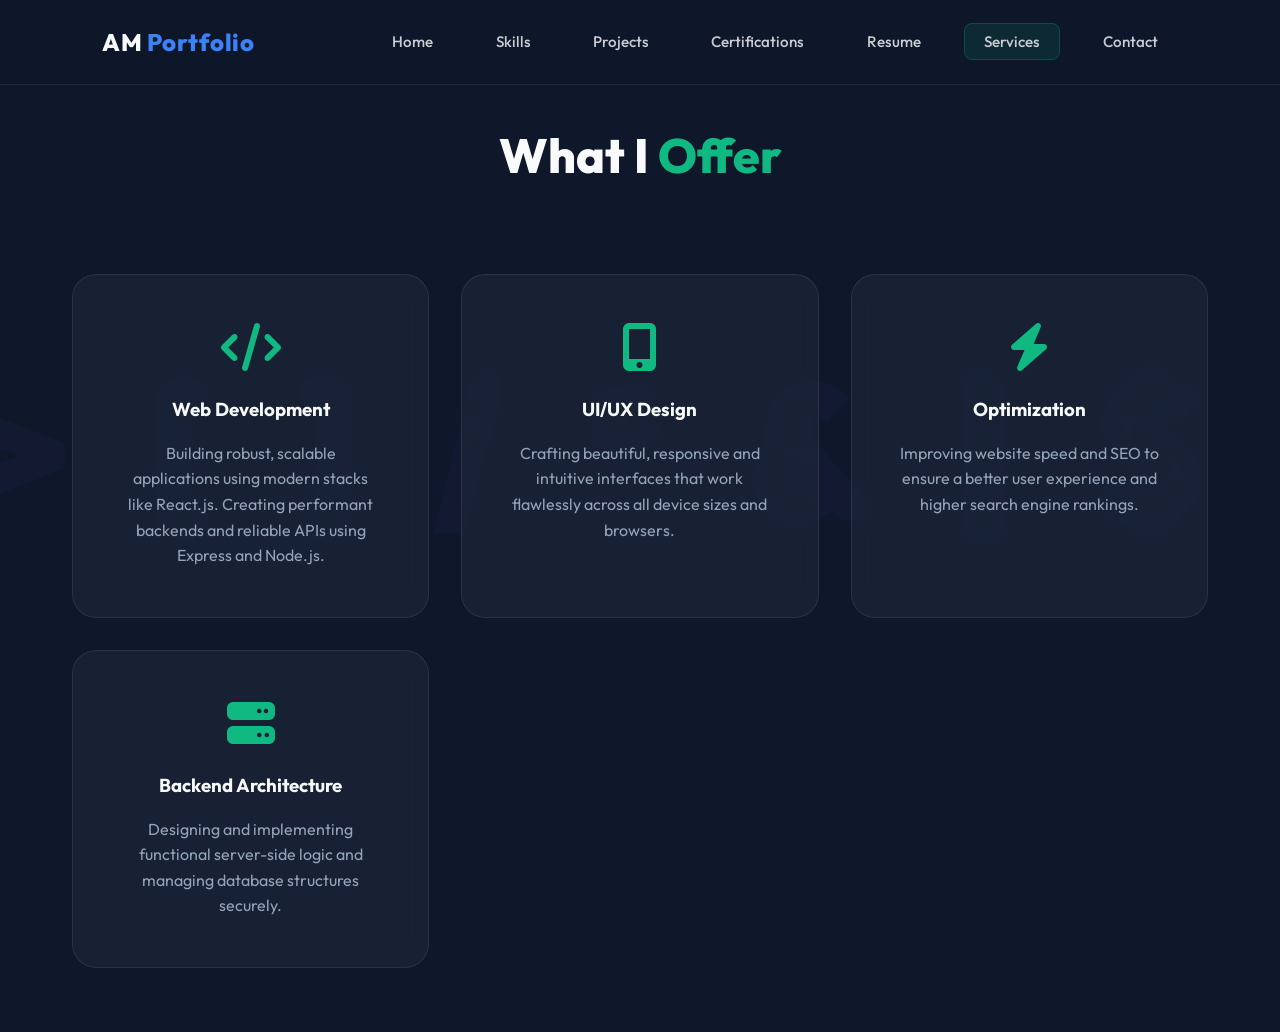
<file: services.html>
<!DOCTYPE html>
<html lang="en">

<head>
    <meta charset="UTF-8">
    <meta name="viewport" content="width=device-width, initial-scale=1.0">
    <title>Services | Arsalan Mushtaque</title>
    <link rel="stylesheet" href="main.css?v=10">
    <link rel="stylesheet" href="https://cdnjs.cloudflare.com/ajax/libs/font-awesome/6.5.2/css/all.min.css" />
    <style>
        .services-grid {
            display: grid;
            grid-template-columns: repeat(auto-fit, minmax(280px, 1fr));
            gap: 2rem;
            margin-top: 2rem;
        }
        .service-card {
            text-align: center;
        }
        .service-icon {
            font-size: 3rem;
            color: var(--accent-cyan);
            margin-bottom: 1.5rem;
        }
    </style>
</head>

<body>
    <header class="navbar">
        <a href="index.html" class="logo">AM <span>Portfolio</span></a>
        <nav>
            <ul class="navlist">
                <li><a href="index.html">Home</a></li>
                <li><a href="skills.html">Skills</a></li>
                <li><a href="projects.html">Projects</a></li>
                <li><a href="certifications.html">Certifications</a></li>
                <li><a href="resume.html">Resume</a></li>
                <li><a href="services.html" class="active">Services</a></li>
                <li><a href="contact.html">Contact</a></li>
            </ul>
        </nav>
    </header>

    <div class="page-wrapper">
        <h1 class="page-title">What I <span>Offer</span></h1>
        
        <div class="services-grid">
            <div class="glass-card service-card">
                <i class="fa-solid fa-code service-icon"></i>
                <h3>Web Development</h3>
                <p style="color: var(--text-secondary); margin-top: 1rem;">
                    Building robust, scalable applications using modern stacks like React.js. Creating performant backends and reliable APIs using Express and Node.js.
                </p>
            </div>

            <div class="glass-card service-card">
                <i class="fa-solid fa-mobile-screen-button service-icon"></i>
                <h3>UI/UX Design</h3>
                <p style="color: var(--text-secondary); margin-top: 1rem;">
                    Crafting beautiful, responsive and intuitive interfaces that work flawlessly across all device sizes and browsers.
                </p>
            </div>

            <div class="glass-card service-card">
                <i class="fa-solid fa-bolt service-icon"></i>
                <h3>Optimization</h3>
                <p style="color: var(--text-secondary); margin-top: 1rem;">
                    Improving website speed and SEO to ensure a better user experience and higher search engine rankings.
                </p>
            </div>

            <div class="glass-card service-card">
                <i class="fa-solid fa-server service-icon"></i>
                <h3>Backend Architecture</h3>
                <p style="color: var(--text-secondary); margin-top: 1rem;">
                    Designing and implementing functional server-side logic and managing database structures securely.
                </p>
            </div>
        </div>
    </div>
</body>
</html>
</file>
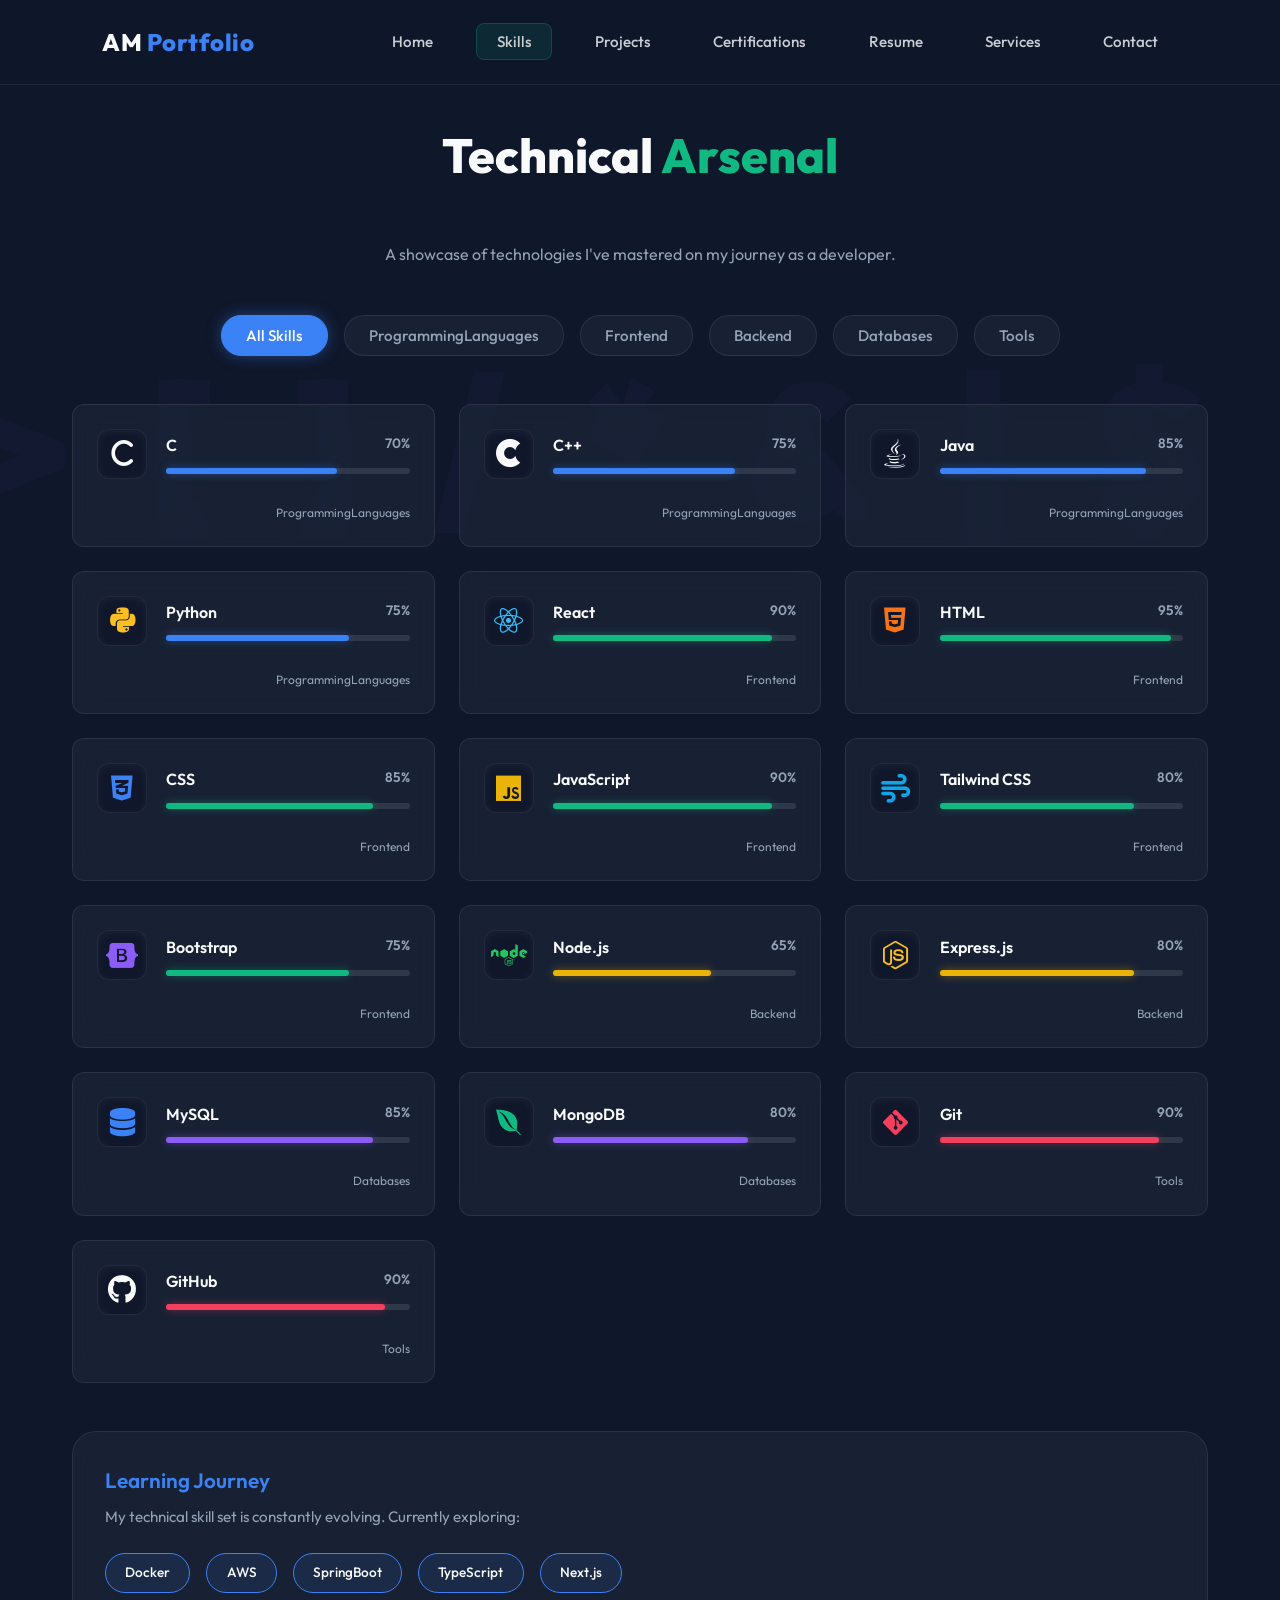
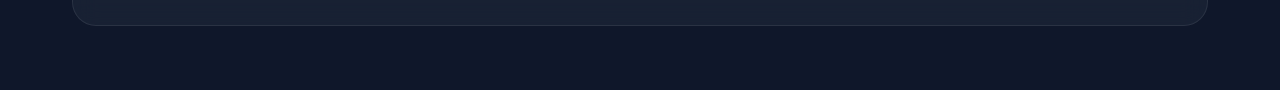
<file: skills.html>
<!DOCTYPE html>
<html lang="en">

<head>
    <meta charset="UTF-8">
    <meta name="viewport" content="width=device-width, initial-scale=1.0">
    <title>Skills | Arsalan Mushtaque</title>
    <link rel="stylesheet" href="main.css?v=10">
    <link rel="stylesheet" href="https://cdnjs.cloudflare.com/ajax/libs/font-awesome/6.5.2/css/all.min.css" />
</head>

<body>
    <header class="navbar">
        <a href="index.html" class="logo">AM <span>Portfolio</span></a>
        <nav>
            <ul class="navlist">
                <li><a href="index.html">Home</a></li>
                <li><a href="skills.html" class="active">Skills</a></li>
                <li><a href="projects.html">Projects</a></li>
                <li><a href="certifications.html">Certifications</a></li>
                <li><a href="resume.html">Resume</a></li>
                <li><a href="services.html">Services</a></li>
                <li><a href="contact.html">Contact</a></li>
            </ul>
        </nav>
    </header>

    <div class="page-wrapper">
        <section class="skills-section">
            <h1 class="page-title">Technical <span>Arsenal</span></h1>
            <p
                style="text-align: center; color: var(--text-secondary); margin-bottom: 3rem; max-width: 600px; margin-left: auto; margin-right: auto;">
                A showcase of technologies I've mastered on my journey as a developer.</p>

            <div class="skills-tabs">
                <button class="skill-tab active" data-target="all">All Skills</button>
                <button class="skill-tab" data-target="programming">ProgrammingLanguages</button>
                <button class="skill-tab" data-target="frontend">Frontend</button>
                <button class="skill-tab" data-target="backend">Backend</button>
                <button class="skill-tab" data-target="databases">Databases</button>
                <button class="skill-tab" data-target="tools">Tools</button>
            </div>

            <div class="skills-grid-new">
                <!-- C -->
                <div class="skill-card-new glass-card" data-category="programming">
                    <div class="skill-card-top">
                        <div class="skill-icon"><i class="fa-solid fa-c"></i></div>
                        <div class="skill-info">
                            <div class="skill-name-percent">
                                <span class="skill-name">C</span>
                                <span class="skill-percent">70%</span>
                            </div>
                            <div class="skill-progress-bg">
                                <div class="skill-progress-fill" style="width: 70%;"></div>
                            </div>
                        </div>
                    </div>
                    <div class="skill-category-label">ProgrammingLanguages</div>
                </div>
                <!-- C++ -->
                <div class="skill-card-new glass-card" data-category="programming">
                    <div class="skill-card-top">
                        <div class="skill-icon"><i class="fa-brands fa-cuttlefish"></i></div>
                        <div class="skill-info">
                            <div class="skill-name-percent">
                                <span class="skill-name">C++</span>
                                <span class="skill-percent">75%</span>
                            </div>
                            <div class="skill-progress-bg">
                                <div class="skill-progress-fill" style="width: 75%;"></div>
                            </div>
                        </div>
                    </div>
                    <div class="skill-category-label">ProgrammingLanguages</div>
                </div>
                <!-- Java -->
                <div class="skill-card-new glass-card" data-category="programming">
                    <div class="skill-card-top">
                        <div class="skill-icon"><i class="fa-brands fa-java"></i></div>
                        <div class="skill-info">
                            <div class="skill-name-percent">
                                <span class="skill-name">Java</span>
                                <span class="skill-percent">85%</span>
                            </div>
                            <div class="skill-progress-bg">
                                <div class="skill-progress-fill" style="width: 85%;"></div>
                            </div>
                        </div>
                    </div>
                    <div class="skill-category-label">ProgrammingLanguages</div>
                </div>
                <!-- Python -->
                <div class="skill-card-new glass-card" data-category="programming">
                    <div class="skill-card-top">
                        <div class="skill-icon" style="color: #fbbf24;"><i class="fa-brands fa-python"></i></div>
                        <div class="skill-info">
                            <div class="skill-name-percent">
                                <span class="skill-name">Python</span>
                                <span class="skill-percent">75%</span>
                            </div>
                            <div class="skill-progress-bg">
                                <div class="skill-progress-fill" style="width: 75%;"></div>
                            </div>
                        </div>
                    </div>
                    <div class="skill-category-label">ProgrammingLanguages</div>
                </div>
                <!-- React -->
                <div class="skill-card-new glass-card" data-category="frontend">
                    <div class="skill-card-top">
                        <div class="skill-icon" style="color: #38bdf8;"><i class="fa-brands fa-react"></i></div>
                        <div class="skill-info">
                            <div class="skill-name-percent">
                                <span class="skill-name">React</span>
                                <span class="skill-percent">90%</span>
                            </div>
                            <div class="skill-progress-bg">
                                <div class="skill-progress-fill" style="width: 90%;"></div>
                            </div>
                        </div>
                    </div>
                    <div class="skill-category-label">Frontend</div>
                </div>
                <!-- HTML -->
                <div class="skill-card-new glass-card" data-category="frontend">
                    <div class="skill-card-top">
                        <div class="skill-icon" style="color: #f97316;"><i class="fa-brands fa-html5"></i></div>
                        <div class="skill-info">
                            <div class="skill-name-percent">
                                <span class="skill-name">HTML</span>
                                <span class="skill-percent">95%</span>
                            </div>
                            <div class="skill-progress-bg">
                                <div class="skill-progress-fill" style="width: 95%;"></div>
                            </div>
                        </div>
                    </div>
                    <div class="skill-category-label">Frontend</div>
                </div>
                <!-- CSS -->
                <div class="skill-card-new glass-card" data-category="frontend">
                    <div class="skill-card-top">
                        <div class="skill-icon" style="color: #3b82f6;"><i class="fa-brands fa-css3-alt"></i></div>
                        <div class="skill-info">
                            <div class="skill-name-percent">
                                <span class="skill-name">CSS</span>
                                <span class="skill-percent">85%</span>
                            </div>
                            <div class="skill-progress-bg">
                                <div class="skill-progress-fill" style="width: 85%;"></div>
                            </div>
                        </div>
                    </div>
                    <div class="skill-category-label">Frontend</div>
                </div>
                <!-- JavaScript -->
                <div class="skill-card-new glass-card" data-category="frontend">
                    <div class="skill-card-top">
                        <div class="skill-icon" style="color: #eab308;"><i class="fa-brands fa-js"></i></div>
                        <div class="skill-info">
                            <div class="skill-name-percent">
                                <span class="skill-name">JavaScript</span>
                                <span class="skill-percent">90%</span>
                            </div>
                            <div class="skill-progress-bg">
                                <div class="skill-progress-fill" style="width: 90%;"></div>
                            </div>
                        </div>
                    </div>
                    <div class="skill-category-label">Frontend</div>
                </div>
                <!-- Tailwind CSS -->
                <div class="skill-card-new glass-card" data-category="frontend">
                    <div class="skill-card-top">
                        <div class="skill-icon" style="color: #0ea5e9;"><i class="fa-solid fa-wind"></i></div>
                        <div class="skill-info">
                            <div class="skill-name-percent">
                                <span class="skill-name">Tailwind CSS</span>
                                <span class="skill-percent">80%</span>
                            </div>
                            <div class="skill-progress-bg">
                                <div class="skill-progress-fill" style="width: 80%;"></div>
                            </div>
                        </div>
                    </div>
                    <div class="skill-category-label">Frontend</div>
                </div>
                <!-- Bootstrap -->
                <div class="skill-card-new glass-card" data-category="frontend">
                    <div class="skill-card-top">
                        <div class="skill-icon" style="color: #8b5cf6;"><i class="fa-brands fa-bootstrap"></i></div>
                        <div class="skill-info">
                            <div class="skill-name-percent">
                                <span class="skill-name">Bootstrap</span>
                                <span class="skill-percent">75%</span>
                            </div>
                            <div class="skill-progress-bg">
                                <div class="skill-progress-fill" style="width: 75%;"></div>
                            </div>
                        </div>
                    </div>
                    <div class="skill-category-label">Frontend</div>
                </div>
                <!-- Node.js -->
                <div class="skill-card-new glass-card" data-category="backend">
                    <div class="skill-card-top">
                        <div class="skill-icon" style="color: #22c55e;"><i class="fa-brands fa-node"></i></div>
                        <div class="skill-info">
                            <div class="skill-name-percent">
                                <span class="skill-name">Node.js</span>
                                <span class="skill-percent">65%</span>
                            </div>
                            <div class="skill-progress-bg">
                                <div class="skill-progress-fill" style="width: 65%;"></div>
                            </div>
                        </div>
                    </div>
                    <div class="skill-category-label">Backend</div>
                </div>
                <!-- Express.js -->
                <div class="skill-card-new glass-card" data-category="backend">
                    <div class="skill-card-top">
                        <div class="skill-icon" style="color: #fbbf24;"><i class="fa-brands fa-node-js"></i></div>
                        <div class="skill-info">
                            <div class="skill-name-percent">
                                <span class="skill-name">Express.js</span>
                                <span class="skill-percent">80%</span>
                            </div>
                            <div class="skill-progress-bg">
                                <div class="skill-progress-fill" style="width: 80%;"></div>
                            </div>
                        </div>
                    </div>
                    <div class="skill-category-label">Backend</div>
                </div>
                <!-- MySQL -->
                <div class="skill-card-new glass-card" data-category="databases">
                    <div class="skill-card-top">
                        <div class="skill-icon" style="color: #3b82f6;"><i class="fa-solid fa-database"></i></div>
                        <div class="skill-info">
                            <div class="skill-name-percent">
                                <span class="skill-name">MySQL</span>
                                <span class="skill-percent">85%</span>
                            </div>
                            <div class="skill-progress-bg">
                                <div class="skill-progress-fill" style="width: 85%;"></div>
                            </div>
                        </div>
                    </div>
                    <div class="skill-category-label">Databases</div>
                </div>
                <!-- MongoDB -->
                <div class="skill-card-new glass-card" data-category="databases">
                    <div class="skill-card-top">
                        <div class="skill-icon" style="color: #10b981;"><i class="fa-brands fa-envira"></i></div>
                        <div class="skill-info">
                            <div class="skill-name-percent">
                                <span class="skill-name">MongoDB</span>
                                <span class="skill-percent">80%</span>
                            </div>
                            <div class="skill-progress-bg">
                                <div class="skill-progress-fill" style="width: 80%;"></div>
                            </div>
                        </div>
                    </div>
                    <div class="skill-category-label">Databases</div>
                </div>
                <!-- Git -->
                <div class="skill-card-new glass-card" data-category="tools">
                    <div class="skill-card-top">
                        <div class="skill-icon" style="color: #f43f5e;"><i class="fa-brands fa-git-alt"></i></div>
                        <div class="skill-info">
                            <div class="skill-name-percent">
                                <span class="skill-name">Git</span>
                                <span class="skill-percent">90%</span>
                            </div>
                            <div class="skill-progress-bg">
                                <div class="skill-progress-fill" style="width: 90%;"></div>
                            </div>
                        </div>
                    </div>
                    <div class="skill-category-label">Tools</div>
                </div>
                <!-- GitHub -->
                <div class="skill-card-new glass-card" data-category="tools">
                    <div class="skill-card-top">
                        <div class="skill-icon"><i class="fa-brands fa-github"></i></div>
                        <div class="skill-info">
                            <div class="skill-name-percent">
                                <span class="skill-name">GitHub</span>
                                <span class="skill-percent">90%</span>
                            </div>
                            <div class="skill-progress-bg">
                                <div class="skill-progress-fill" style="width: 90%;"></div>
                            </div>
                        </div>
                    </div>
                    <div class="skill-category-label">Tools</div>
                </div>
            </div>

            <!-- Learning Journey -->
            <div class="learning-journey glass-card">
                <h3 style="color: var(--accent-purple); font-size: 1.3rem; margin-bottom: 0.5rem; font-weight: 600;">
                    Learning Journey</h3>
                <p style="color: var(--text-secondary); margin-bottom: 1.5rem; font-size: 0.95rem;">My technical skill
                    set is constantly evolving. Currently exploring:</p>
                <div class="learning-tags" style="display: flex; flex-wrap: wrap; gap: 1rem;">
                    <span class="learning-pill">Docker</span>
                    <span class="learning-pill">AWS</span>
                    <span class="learning-pill">SpringBoot</span>
                    <span class="learning-pill">TypeScript</span>
                    <span class="learning-pill">Next.js</span>
                </div>
            </div>
        </section>
    </div>

    <script>
        document.addEventListener('DOMContentLoaded', () => {
            const tabs = document.querySelectorAll('.skill-tab');
            const cards = document.querySelectorAll('.skill-card-new');

            tabs.forEach(tab => {
                tab.addEventListener('click', () => {
                    // Remove active class from all tabs
                    tabs.forEach(t => t.classList.remove('active'));
                    // Add active class to clicked tab
                    tab.classList.add('active');

                    const target = tab.getAttribute('data-target');

                    cards.forEach(card => {
                        if (target === 'all' || card.getAttribute('data-category') === target) {
                            card.style.display = 'flex';
                        } else {
                            card.style.display = 'none';
                        }
                    });
                });
            });
        });
    </script>
</body>

</html>
</file>
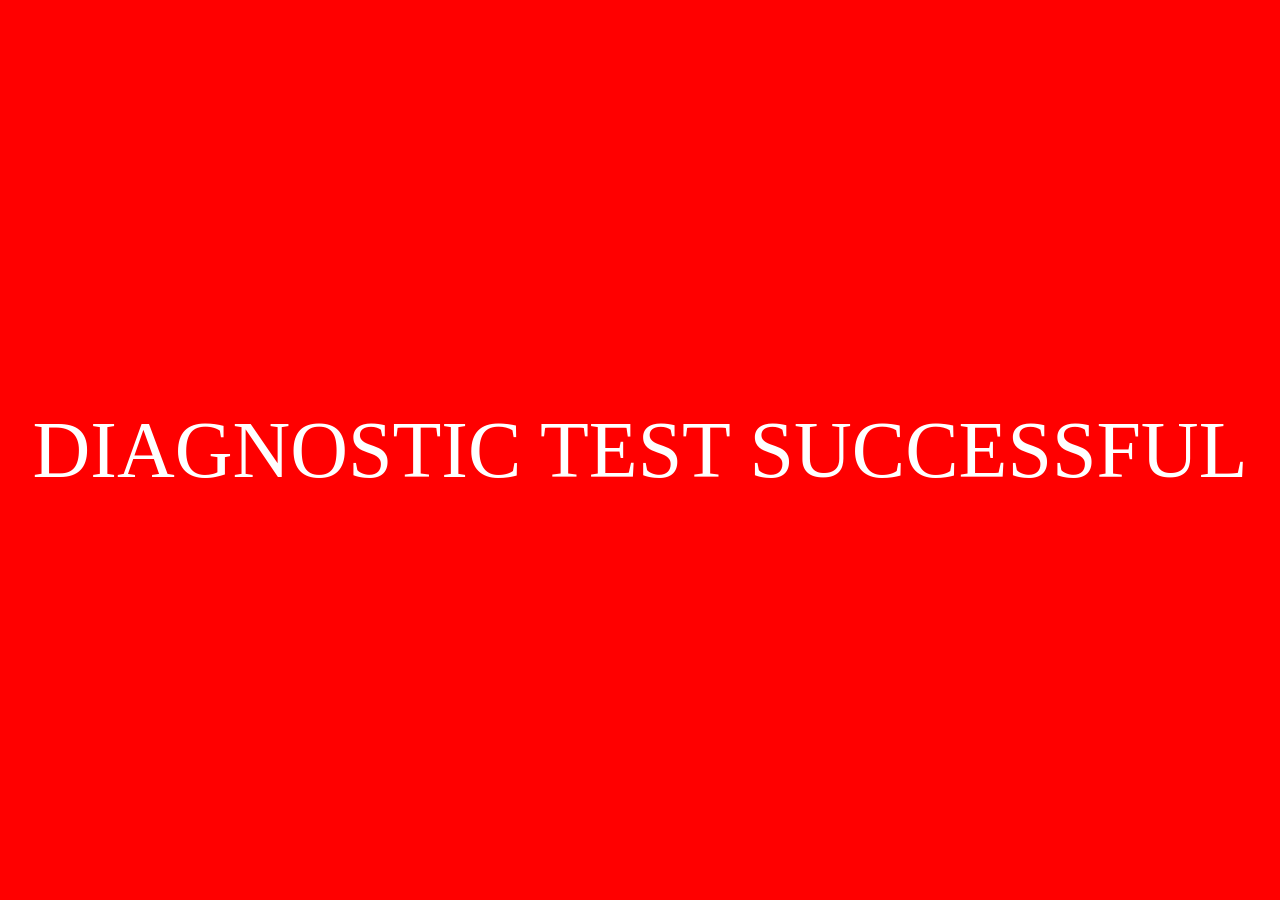
<file: test.html>
<!DOCTYPE html>
<html>
<head>
    <style>
        body { background: red; color: white; font-size: 5rem; display: flex; align-items: center; justify-content: center; height: 100vh; margin: 0; }
    </style>
</head>
<body>
    DIAGNOSTIC TEST SUCCESSFUL
</body>
</html>
</file>
<file: main.css>
@import url('https://fonts.googleapis.com/css2?family=Outfit:wght@300;400;500;600;700;800&display=swap');

:root {
    --bg-color: #0f172a;
    /* Slate 900 */
    --text-primary: #f8fafc;
    /* Slate 50 */
    --text-secondary: #94a3b8;
    /* Slate 400 */
    --accent-cyan: #10b981;
    /* Emerald */
    --accent-purple: #3b82f6;
    /* Blue */
    --glass-bg: rgba(15, 23, 42, 0.85);
    /* Darker slate glass */
    --glass-border: rgba(255, 255, 255, 0.08);
    /* Slightly brighter border */
    --card-bg: rgba(30, 41, 59, 0.6);
    /* Slate 800ish */
    --card-hover: rgba(30, 41, 59, 0.9);
    --nav-height: 85px;
}

* {
    margin: 0;
    padding: 0;
    box-sizing: border-box;
    font-family: 'Outfit', sans-serif;
}

body {
    background-color: var(--bg-color);
    color: var(--text-primary);
    overflow-x: hidden;
    position: relative;
    min-height: 100vh;
    line-height: 1.6;
}

/* Page Wrapper */
.page-wrapper {
    max-width: 1200px;
    margin: 0 auto;
    padding: 0 2rem;
    padding-top: calc(var(--nav-height) + 2rem);
    padding-bottom: 4rem;
    min-height: 100vh;
    display: flex;
    flex-direction: column;
}

/* Navbar */
.navbar {
    position: fixed !important;
    top: 0 !important;
    left: 0 !important;
    width: 100% !important;
    height: var(--nav-height) !important;
    display: flex !important;
    flex-direction: row !important;
    justify-content: space-between !important;
    align-items: center !important;
    padding: 0 8% !important;
    background: rgba(15, 23, 42, 0.98) !important;
    backdrop-filter: blur(15px) !important;
    -webkit-backdrop-filter: blur(15px) !important;
    border-bottom: 1px solid var(--glass-border) !important;
    z-index: 999999 !important;
}

.logo {
    font-size: 1.5rem;
    font-weight: 800;
    color: var(--text-primary);
    text-decoration: none;
    letter-spacing: 0.5px;
}

.logo span {
    color: var(--accent-purple);
}

.navlist {
    display: flex !important;
    flex-direction: row !important;
    gap: 1.5rem !important;
    list-style: none !important;
    margin: 0 !important;
    padding: 0 !important;
    opacity: 1 !important;
    visibility: visible !important;
}

.navlist li a {
    text-decoration: none;
    color: var(--text-primary);
    opacity: 0.8;
    font-weight: 500;
    font-size: 0.95rem;
    transition: all 0.3s ease;
    padding: 0.5rem 1.2rem;
    border-radius: 8px;
}

.navlist li a:hover {
    color: var(--accent-cyan);
    background: rgba(16, 185, 129, 0.05);
}

.navlist li a.active {
    color: var(--text-primary);
    background: rgba(16, 185, 129, 0.15);
    border: 1px solid rgba(16, 185, 129, 0.3);
}

/* Hero Section */
.hero-section {
    display: flex !important;
    flex-direction: row !important;
    justify-content: space-between !important;
    align-items: center !important;
    gap: 5rem !important;
    margin-top: 5rem !important;
    min-height: 80vh !important;
    text-align: left !important;
}

.hero-content {
    flex: 1.2 !important;
    display: flex !important;
    flex-direction: column !important;
    align-items: flex-start !important;
}

.profile-img-container {
    flex: 0.8 !important;
    position: relative !important;
    width: 400px !important;
    height: 400px !important;
    border-radius: 50% !important;
    padding: 3px !important;
    background: linear-gradient(135deg, var(--accent-cyan), var(--accent-purple)) !important;
    box-shadow: 0 20px 50px rgba(0, 0, 0, 0.5) !important;
    transition: all 0.6s cubic-bezier(0.23, 1, 0.32, 1) !important;
    cursor: pointer !important;
    animation: fadeInUp 0.8s ease 0.5s backwards;
}

.profile-img-container::before {
    content: "";
    position: absolute;
    top: -20px;
    right: -20px;
    width: 150px;
    height: 150px;
    background: var(--accent-cyan);
    filter: blur(80px);
    opacity: 0.3;
    z-index: -1;
    transition: all 0.6s ease;
}

.profile-img-container::after {
    content: "";
    position: absolute;
    bottom: -20px;
    left: -20px;
    width: 150px;
    height: 150px;
    background: var(--accent-purple);
    filter: blur(80px);
    opacity: 0.3;
    z-index: -1;
    transition: all 0.6s ease;
}

.profile-img-container:hover {
    transform: scale(1.02) translateY(-10px) rotate(1deg) !important;
}

.profile-img-container:hover::before,
.profile-img-container:hover::after {
    opacity: 0.6;
    transform: scale(1.2);
}

.profile-img {
    width: 100% !important;
    height: 100% !important;
    object-fit: cover !important;
    border-radius: 50% !important;
    background: #0f172a !important;
}

/* Hero Animation Logic */
@keyframes fadeInUp {
    from {
        opacity: 0;
        transform: translateY(30px);
    }

    to {
        opacity: 1;
        transform: translateY(0);
    }
}

.hero-name {
    font-size: 4rem;
    font-weight: 800;
    line-height: 1.1;
    margin-bottom: 0.5rem;
    background: linear-gradient(to right, var(--text-primary), var(--accent-purple));
    -webkit-background-clip: text;
    background-clip: text;
    -webkit-text-fill-color: transparent;
    display: inline-block;
    animation: fadeInUp 0.8s ease backwards;
}

.hero-title {
    font-size: 1.8rem;
    color: var(--accent-cyan);
    font-weight: 500;
    margin-bottom: 1rem;
    letter-spacing: 1px;
    animation: fadeInUp 0.8s ease 0.2s backwards;
}

/* Background Pattern for Hero */
@keyframes bgFloat {

    0%,
    100% {
        transform: translateY(0) scale(1);
    }

    50% {
        transform: translateY(-10px) scale(1.05);
    }
}

.hero-section {
    position: relative;
    display: flex !important;
    flex-direction: row !important;
    justify-content: space-between !important;
    align-items: center !important;
    gap: 5rem !important;
    margin-top: 5rem !important;
    min-height: 80vh !important;
    text-align: left !important;
    background-image: radial-gradient(circle at 20% 50%, rgba(59, 130, 246, 0.05), transparent 40%),
        radial-gradient(circle at 80% 80%, rgba(16, 185, 129, 0.05), transparent 40%);
}

.hero-section::before {
    content: "";
    position: absolute;
    top: 0;
    left: 0;
    width: 100%;
    height: 100%;
    background-image: radial-gradient(rgba(255, 255, 255, 0.03) 1px, transparent 1px);
    background-size: 30px 30px;
    z-index: -1;
    mask-image: linear-gradient(to bottom, black, transparent);
    -webkit-mask-image: linear-gradient(to bottom, black, transparent);
    animation: bgFloat 15s ease-in-out infinite;
}

.hero-description {
    color: var(--text-secondary);
    max-width: 600px;
    font-size: 1.15rem;
    line-height: 1.6;
}

/* Buttons */
.btn-container {
    display: flex;
    gap: 1.5rem;
    margin-top: 2rem;
}

.btn {
    padding: 0.8rem 2rem;
    border-radius: 12px;
    font-size: 1rem;
    font-weight: 600;
    text-decoration: none;
    cursor: pointer;
    transition: all 0.3s ease;
    border: none;
    display: inline-flex;
    align-items: center;
    gap: 0.5rem;
}

.btn-primary {
    background: var(--accent-cyan);
    color: #0f172a;
    box-shadow: 0 4px 15px rgba(16, 185, 129, 0.2);
    position: relative;
    overflow: hidden;
}

.btn-primary:hover {
    box-shadow: 0 0 25px rgba(16, 185, 129, 0.4);
    transform: translateY(-2px);
}

.btn-secondary {
    background: rgba(255, 255, 255, 0.02);
    color: var(--text-primary);
    border: 1px solid var(--glass-border);
    backdrop-filter: blur(5px);
}

.btn-secondary:hover {
    border-color: var(--accent-purple);
    background: rgba(59, 130, 246, 0.05);
}

/* Glass Card */
.glass-card {
    background: var(--card-bg);
    backdrop-filter: blur(12px);
    border: 1px solid var(--glass-border);
    border-radius: 1.5rem;
    padding: 3rem;
    width: 100%;
}

.page-title {
    font-size: 3rem;
    font-weight: 800;
    margin-bottom: 3rem;
    text-align: center;
}

.page-title span {
    color: var(--accent-cyan);
}

/* Skills/Pills */
.skill-pills {
    display: flex;
    flex-wrap: wrap;
    gap: 0.8rem;
    margin-top: 1.5rem;
}

.skill-pill {
    padding: 0.5rem 1.2rem;
    background: rgba(255, 255, 255, 0.05);
    border: 1px solid var(--glass-border);
    border-radius: 8px;
    font-size: 0.9rem;
    color: var(--text-secondary);
    transition: all 0.3s cubic-bezier(0.175, 0.885, 0.32, 1.275);
}

.skill-pill:hover {
    background: rgba(59, 130, 246, 0.1);
    border-color: var(--accent-purple);
    color: var(--text-primary);
    transform: translateY(-5px) scale(1.1);
    box-shadow: 0 5px 15px rgba(59, 130, 246, 0.3);
}

/* Background Particles */
.particles-container {
    position: absolute;
    top: 0;
    left: 0;
    width: 100%;
    height: 100%;
    pointer-events: none;
    z-index: -1;
    overflow: hidden;
}

.particle {
    position: absolute;
    background: white;
    border-radius: 50%;
    opacity: 0.2;
    animation: floatParticle 20s linear infinite;
}

@keyframes floatParticle {
    0% { transform: translateY(0) translateX(0); }
    33% { transform: translateY(-30px) translateX(20px); }
    66% { transform: translateY(-15px) translateX(-20px); }
    100% { transform: translateY(0) translateX(0); }
}

/* Typing Cursor */
.typing-cursor {
    display: inline-block;
    width: 2px;
    height: 1.2em;
    background: var(--accent-cyan);
    margin-left: 2px;
    vertical-align: middle;
    animation: blink 0.7s infinite;
}

@keyframes blink {
    0%, 100% { opacity: 1; }
    50% { opacity: 0; }
}

/* Magnetic Button Hover Base */
.btn-primary {
    background: var(--accent-cyan);
    color: #0f172a;
    box-shadow: 0 4px 15px rgba(16, 185, 129, 0.2);
    position: relative;
    overflow: hidden;
    transition: transform 0.2s cubic-bezier(0.23, 1, 0.32, 1), box-shadow 0.3s;
}

.btn-primary:hover {
    box-shadow: 0 0 25px rgba(16, 185, 129, 0.4);
}
.projects-grid {
    display: grid;
    grid-template-columns: repeat(auto-fit, minmax(320px, 1fr));
    gap: 2.5rem;
}

.project-card {
    display: flex;
    flex-direction: column;
    padding: 0;
    overflow: hidden;
}

.project-poster {
    width: 100%;
    height: 220px;
}

.project-poster img {
    width: 100%;
    height: 100%;
    object-fit: cover;
}

.project-content {
    padding: 2rem;
}

.project-content h3 {
    margin-bottom: 1rem;
}

.project-desc {
    color: var(--text-secondary);
    margin-bottom: 1.5rem;
}

/* Timeline/Resume */
.resume-grid {
    display: grid;
    grid-template-columns: 1.5fr 1fr;
    gap: 3rem;
}

.timeline {
    border-left: 2px solid var(--glass-border);
    padding-left: 2.5rem;
}

.timeline-item {
    position: relative;
    padding-bottom: 3rem;
}

.timeline-dot {
    position: absolute;
    left: -3.15rem;
    top: 5px;
    width: 18px;
    height: 18px;
    background: var(--accent-cyan);
    border-radius: 50%;
    box-shadow: 0 0 15px var(--accent-cyan);
}

/* Skill Bars */
.skill-group {
    margin-bottom: 2rem;
}

.skill-label {
    display: flex;
    justify-content: space-between;
    margin-bottom: 0.8rem;
}

.progress-bar {
    width: 100%;
    height: 10px;
    background: rgba(255, 255, 255, 0.05);
    border-radius: 5px;
}

.progress-fill {
    height: 100%;
    background: linear-gradient(to right, var(--accent-cyan), var(--accent-purple));
    border-radius: 5px;
}

/* Social Links */
.social-links {
    display: flex;
    gap: 2rem;
    margin-top: 2rem;
}

.social-links a {
    color: var(--text-secondary);
    font-size: 1.8rem;
    transition: 0.3s;
}

.social-links a:hover {
    color: var(--accent-cyan);
    transform: translateY(-5px);
}

/* Developer Aesthetic & Animations */
.page-wrapper {
    position: relative;
    overflow-x: hidden;
}

.page-wrapper::before {
    content: "{ } < > [ ] / * & | $ # @ !";
    position: fixed;
    top: 50%;
    left: 50%;
    transform: translate(-50%, -50%);
    font-size: 15vw;
    font-weight: 900;
    color: rgba(139, 92, 246, 0.03);
    z-index: -1;
    white-space: nowrap;
    pointer-events: none;
    letter-spacing: 20px;
}

/* Fix Weird Footer */
.footer-cta {
    background: rgba(139, 92, 246, 0.05) !important;
    backdrop-filter: blur(15px);
    border: 1px solid rgba(139, 92, 246, 0.2) !important;
    position: relative;
    overflow: hidden;
}

.footer-cta {
    background: rgba(139, 92, 246, 0.05) !important;
    backdrop-filter: blur(15px);
    border: 1px solid rgba(139, 92, 246, 0.2) !important;
    position: relative;
    overflow: hidden;
}

.glow-btn {
    background: var(--accent-purple) !important;
    color: white !important;
    box-shadow: 0 0 15px rgba(139, 92, 246, 0.5);
    transition: all 0.3s ease;
}

.glow-btn:hover {
    box-shadow: 0 0 30px rgba(139, 92, 246, 0.8);
    transform: scale(1.05);
}

.profile-img {
    filter: drop-shadow(0 0 20px rgba(139, 92, 246, 0.3));
}

/* High-End Scroll Reveal */
.reveal {
    opacity: 0;
    transform: translateY(30px);
    transition: all 1s cubic-bezier(0.16, 1, 0.3, 1);
    visibility: hidden;
}

.reveal.active {
    opacity: 1;
    transform: translateY(0);
    visibility: visible;
}

@media (max-width: 968px) {
    .hero-section {
        flex-direction: column;
        text-align: center;
    }

    .hero-content {
        align-items: center;
        order: 2;
    }

    .profile-img-container {
        order: 1;
        width: 250px;
        height: 250px;
        margin-bottom: 2rem;
    }

    .resume-grid,
    .contact-grid,
    .about-grid {
        grid-template-columns: 1fr !important;
    }
}

/* New Skills Section Styling */
.skills-section {
    width: 100%;
}

.skills-tabs {
    display: flex;
    justify-content: center;
    flex-wrap: wrap;
    gap: 1rem;
    margin-bottom: 3rem;
}

.skill-tab {
    padding: 0.6rem 1.5rem;
    background: rgba(30, 41, 59, 0.6);
    border: 1px solid var(--glass-border);
    border-radius: 20px;
    color: var(--text-secondary);
    font-size: 0.95rem;
    font-weight: 500;
    cursor: pointer;
    transition: all 0.3s ease;
}

.skill-tab:hover {
    color: var(--text-primary);
    background: rgba(59, 130, 246, 0.2);
    border-color: var(--accent-purple);
}

.skill-tab.active {
    background: var(--accent-purple);
    color: white;
    border-color: var(--accent-purple);
    box-shadow: 0 0 15px rgba(59, 130, 246, 0.4);
}

.skills-grid-new {
    display: grid;
    grid-template-columns: repeat(auto-fill, minmax(300px, 1fr));
    gap: 1.5rem;
    margin-bottom: 3rem;
}

.skill-card-new {
    padding: 1.5rem;
    display: flex;
    flex-direction: column;
    justify-content: space-between;
    gap: 1.5rem;
    border-radius: 12px;
}

.skill-card-top {
    display: flex;
    align-items: center;
    gap: 1.2rem;
}

.skill-icon {
    width: 50px;
    height: 50px;
    border-radius: 12px;
    background: rgba(15, 23, 42, 0.8);
    display: flex;
    align-items: center;
    justify-content: center;
    font-size: 1.8rem;
    border: 1px solid var(--glass-border);
    box-shadow: inset 0 2px 10px rgba(255, 255, 255, 0.05);
}

.skill-info {
    flex: 1;
}

.skill-name-percent {
    display: flex;
    justify-content: space-between;
    margin-bottom: 0.6rem;
    font-weight: 600;
    font-size: 1rem;
}

.skill-percent {
    color: var(--text-secondary);
    font-size: 0.85rem;
}

.skill-progress-bg {
    width: 100%;
    height: 6px;
    background: rgba(255, 255, 255, 0.1);
    border-radius: 3px;
}

.skill-progress-fill {
    height: 100%;
    background: var(--text-secondary);
    border-radius: 3px;
    box-shadow: 0 0 8px rgba(255, 255, 255, 0.1);
    transition: width 1s ease-in-out;
}

/* Optional Custom Progress Bars based on category */
.skill-card-new[data-category="programming"] .skill-progress-fill {
    background: #3b82f6;
    box-shadow: 0 0 8px rgba(59, 130, 246, 0.4);
}

.skill-card-new[data-category="frontend"] .skill-progress-fill {
    background: #10b981;
    box-shadow: 0 0 8px rgba(16, 185, 129, 0.4);
}

.skill-card-new[data-category="backend"] .skill-progress-fill {
    background: #eab308;
    box-shadow: 0 0 8px rgba(234, 179, 8, 0.4);
}

.skill-card-new[data-category="databases"] .skill-progress-fill {
    background: #8b5cf6;
    box-shadow: 0 0 8px rgba(139, 92, 246, 0.4);
}

.skill-card-new[data-category="tools"] .skill-progress-fill {
    background: #f43f5e;
    box-shadow: 0 0 8px rgba(244, 63, 94, 0.4);
}

.skill-category-label {
    align-self: flex-end;
    font-size: 0.75rem;
    color: var(--text-secondary);
    text-transform: capitalize;
}

.learning-journey {
    padding: 2rem;
    text-align: left;
}

.learning-journey h3 {
    color: var(--accent-purple);
    margin-bottom: 0.5rem;
    font-size: 1.2rem;
}

.learning-journey p {
    color: var(--text-secondary);
    margin-bottom: 1.5rem;
    font-size: 0.9rem;
}

.learning-tags {
    display: flex;
    flex-wrap: wrap;
    gap: 1rem;
}

.learning-pill {
    padding: 0.5rem 1.2rem;
    background: rgba(59, 130, 246, 0.1);
    border: 1px solid var(--accent-purple);
    color: var(--text-primary);
    border-radius: 20px;
    font-size: 0.85rem;
    font-weight: 500;
}

/* Resume Updates */
.resume-contact-card {
    background: rgba(30, 41, 59, 0.4);
    border: 1px solid var(--glass-border);
    padding: 0.5rem 1.2rem;
    border-radius: 20px;
    font-size: 0.9rem;
    color: var(--text-secondary);
    display: inline-flex;
    align-items: center;
    gap: 0.6rem;
}

.resume-tabs {
    display: flex;
    justify-content: center;
    gap: 1.5rem;
    margin-bottom: 2rem;
    border-bottom: 1px solid var(--glass-border);
    padding-bottom: 1.5rem;
    flex-wrap: wrap;
}

.resume-tab {
    background: transparent;
    border: none;
    color: var(--text-secondary);
    font-size: 1.05rem;
    font-weight: 500;
    cursor: pointer;
    transition: all 0.3s ease;
    padding: 0.6rem 1.2rem;
    border-radius: 8px;
}

.resume-tab:hover {
    color: var(--text-primary);
}

.resume-tab.active {
    background: var(--accent-purple);
    color: white;
    box-shadow: 0 4px 15px rgba(59, 130, 246, 0.4);
}

.resume-content-section {
    display: none;
    flex-direction: column;
    gap: 1.5rem;
    max-width: 850px;
    margin: 0 auto;
}

.resume-content-section.active {
    display: flex;
}

.resume-card {
    padding: 2rem;
    border-left: 2px solid var(--accent-purple);
}

.resume-card-header {
    display: flex;
    justify-content: space-between;
    align-items: flex-start;
    margin-bottom: 1rem;
    flex-wrap: wrap;
    gap: 1rem;
}

.resume-card-header h3 {
    color: var(--text-primary);
    font-size: 1.35rem;
    margin-bottom: 0.3rem;
}

.institution-location {
    color: var(--text-secondary);
    font-size: 0.95rem;
}

.resume-date {
    color: var(--accent-purple);
    font-size: 0.95rem;
    font-weight: 500;
}

.resume-card-body p {
    margin-bottom: 0.6rem;
    color: var(--text-primary);
    font-size: 1.05rem;
}

.resume-card-body p:last-child {
    color: var(--text-secondary);
    margin-bottom: 0;
    font-size: 0.95rem;
}
</file>
